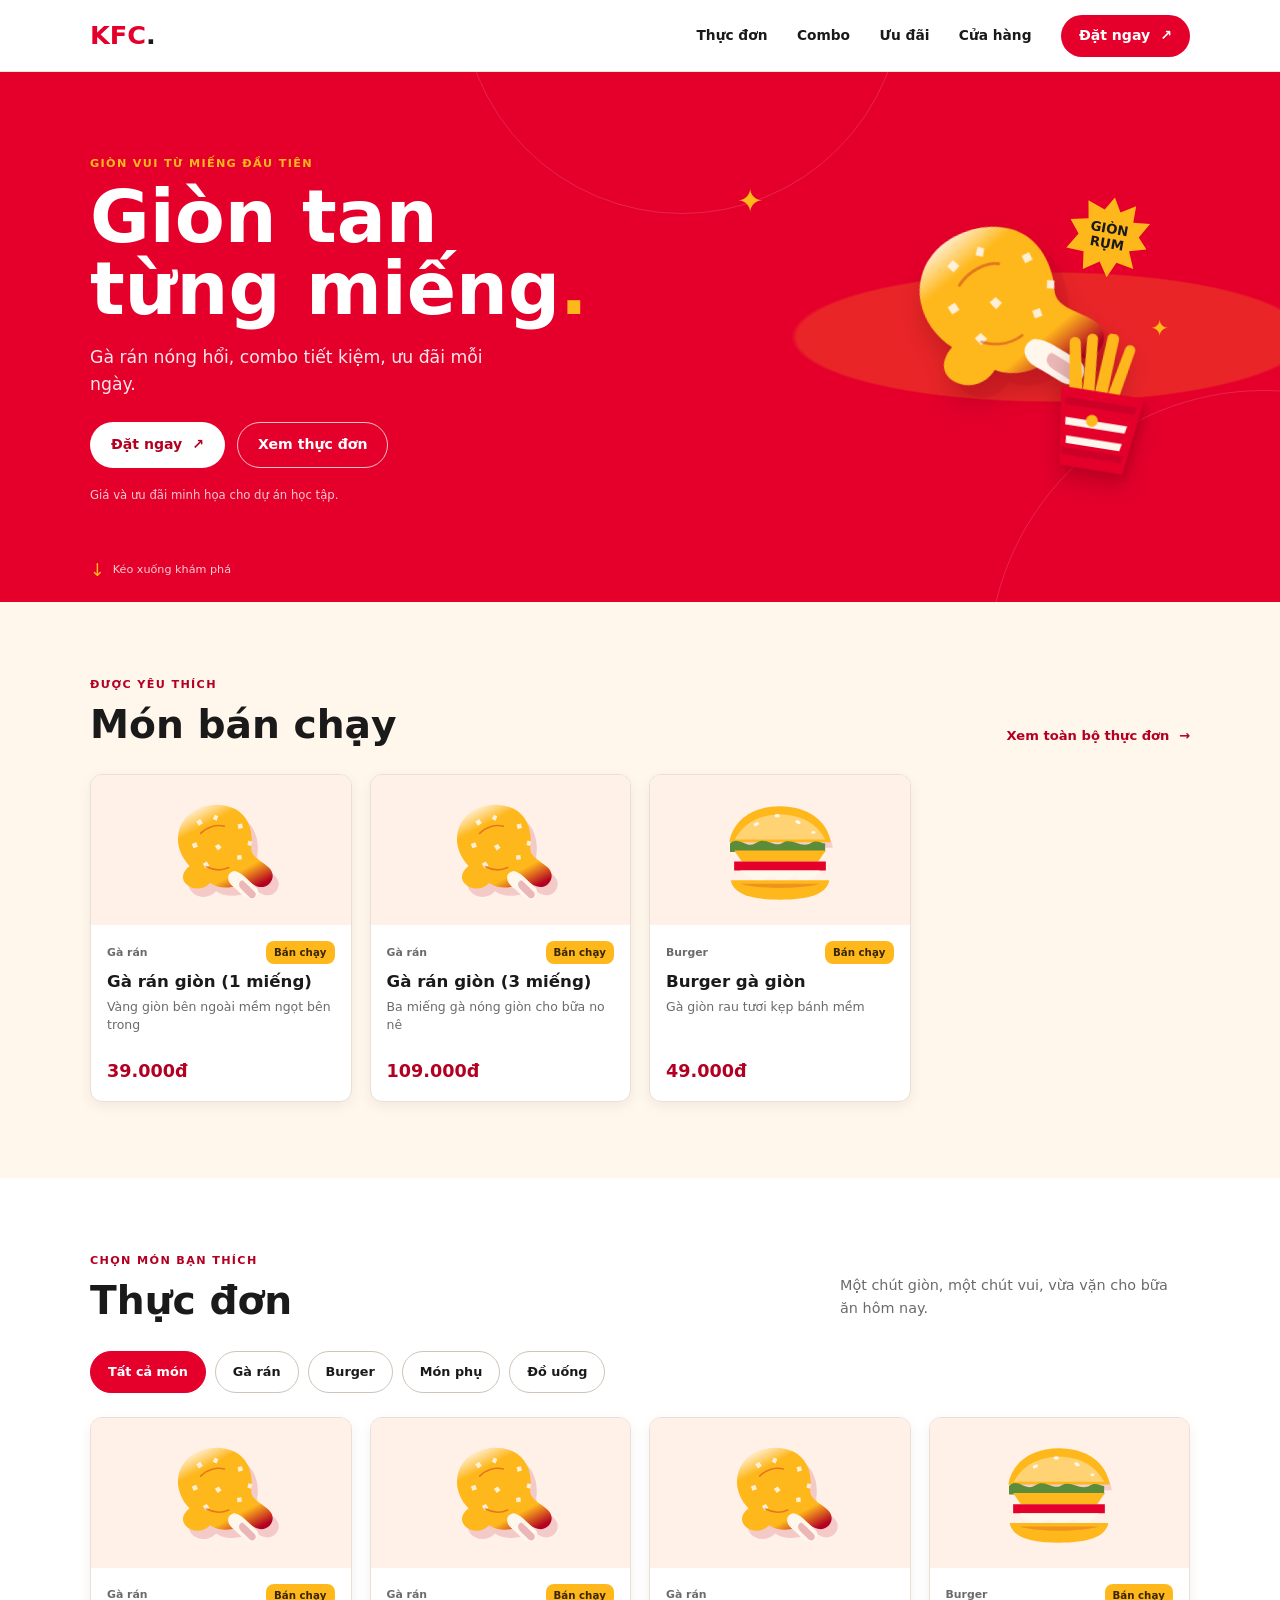
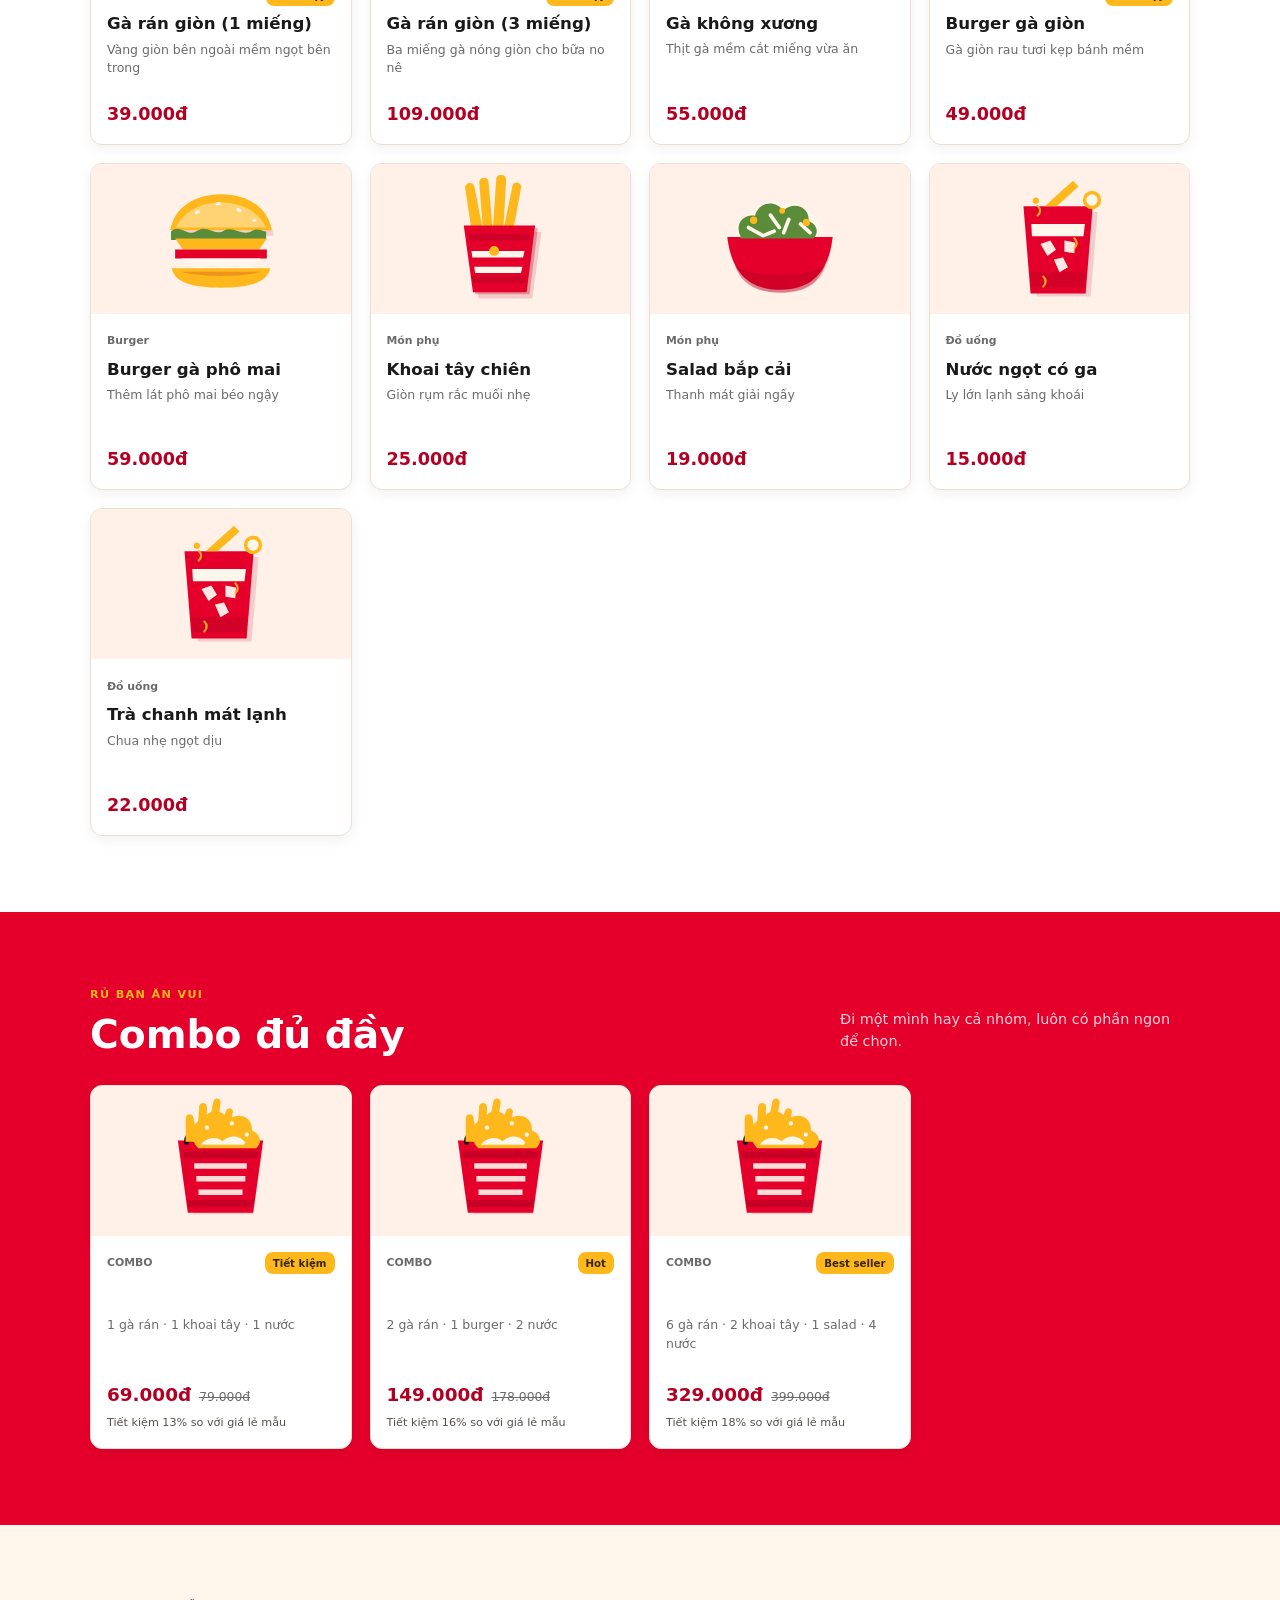
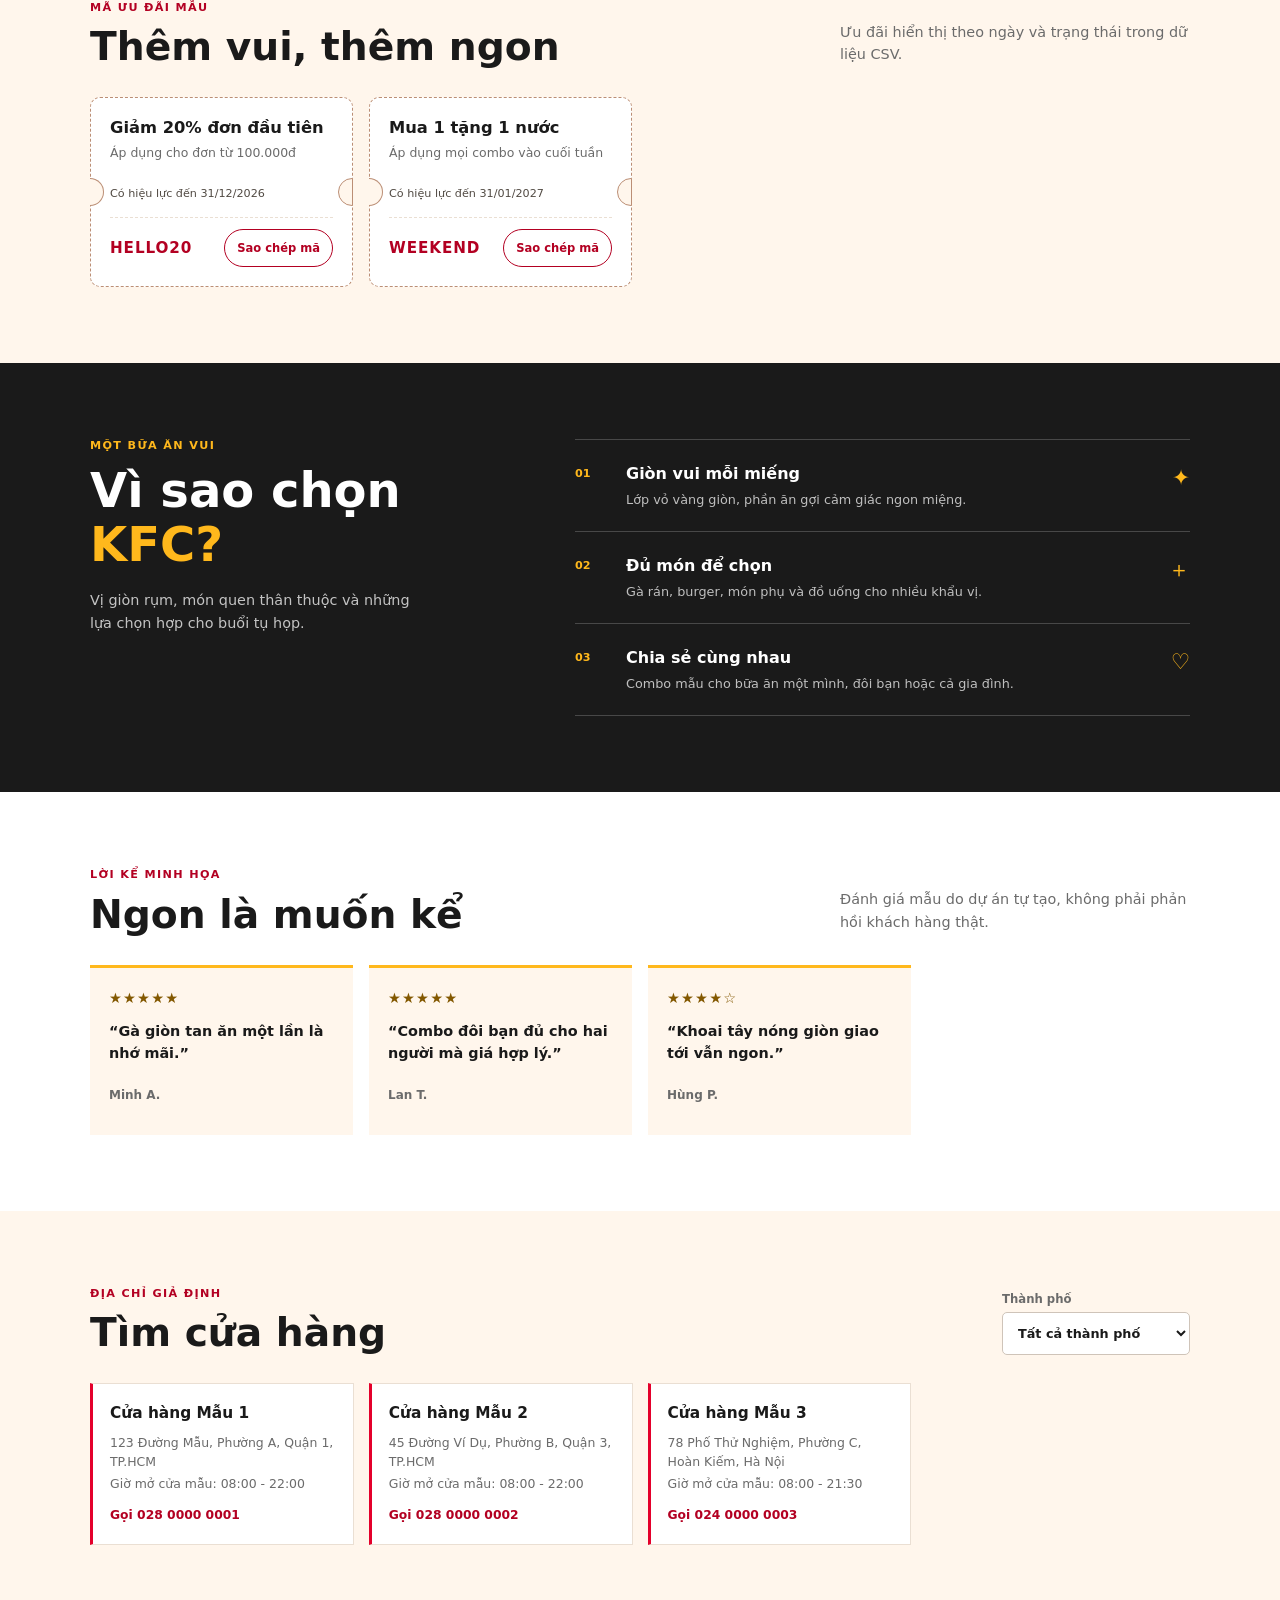
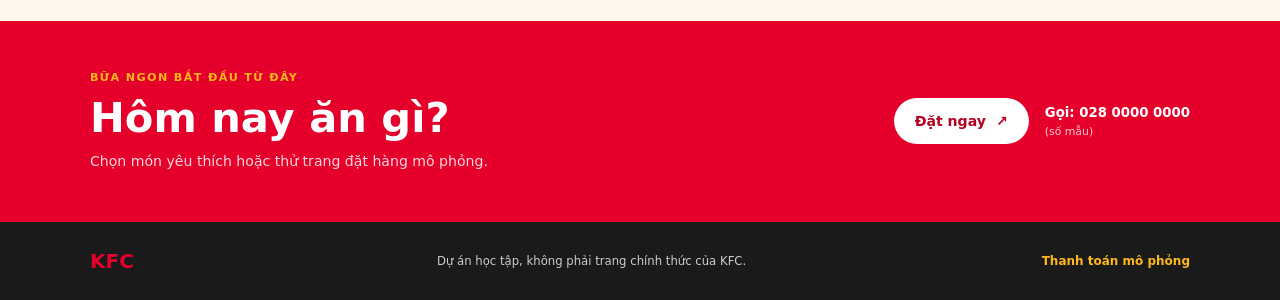
<file: index.html>
<!doctype html>
<html lang="vi">
<head>
  <meta charset="utf-8">
  <meta name="viewport" content="width=device-width, initial-scale=1">
  <meta name="theme-color" content="#e4002b">
  <meta name="description" content="Gà rán giòn, combo tiết kiệm và ưu đãi mẫu trong dự án học tập KFC.">
  <title>KFC | Giòn tan từng miếng</title>
  <link rel="stylesheet" href="css/style.css">
  <script type="module" src="js/main.js"></script>
</head>
<body>
  <header class="site-header">
    <a class="wordmark" href="#hero" aria-label="KFC, về đầu trang">KFC<span>.</span></a>
    <button class="nav-toggle" id="nav-toggle" type="button" aria-label="Mở menu" aria-expanded="false" aria-controls="nav-menu">
      <span></span><span></span><span></span>
    </button>
    <nav class="site-nav" id="nav-menu" aria-label="Điều hướng chính">
      <a href="#menu">Thực đơn</a>
      <a href="#combos">Combo</a>
      <a href="#promos">Ưu đãi</a>
      <a href="#stores">Cửa hàng</a>
      <a class="btn btn--primary nav-cta" href="payment.html">Đặt ngay <span aria-hidden="true">↗</span></a>
    </nav>
  </header>

  <main>
    <section class="hero" id="hero" aria-labelledby="hero-title">
      <div class="hero__content">
        <p class="eyebrow eyebrow--light">GIÒN VUI TỪ MIẾNG ĐẦU TIÊN</p>
        <h1 id="hero-title">Giòn tan<br>từng miếng<span>.</span></h1>
        <p class="hero__description">Gà rán nóng hổi, combo tiết kiệm, ưu đãi mỗi ngày.</p>
        <div class="hero__actions">
          <a class="btn btn--light" href="payment.html">Đặt ngay <span aria-hidden="true">↗</span></a>
          <a class="btn btn--outline-light" href="#menu">Xem thực đơn</a>
        </div>
        <p class="hero__disclaimer">Giá và ưu đãi minh họa cho dự án học tập.</p>
      </div>
      <div class="hero__visual" aria-label="Minh họa gà rán và khoai tây">
        <span class="hero__burst" aria-hidden="true">GIÒN<br>RỤM</span>
        <img class="hero__chicken" src="assets/img/chicken.svg" width="230" height="190" alt="Minh họa miếng gà rán vàng giòn">
        <img class="hero__fries" src="assets/img/fries.svg" width="132" height="150" alt="Minh họa khoai tây chiên">
        <span class="hero__spark hero__spark--one" aria-hidden="true">✦</span>
        <span class="hero__spark hero__spark--two" aria-hidden="true">✦</span>
      </div>
      <a class="hero__scroll" href="#bestsellers"><span aria-hidden="true">↓</span> Kéo xuống khám phá</a>
    </section>

    <section class="section section--cream" id="bestsellers" aria-labelledby="bestsellers-title">
      <div class="container">
        <div class="section-heading reveal">
          <div><p class="eyebrow">ĐƯỢC YÊU THÍCH</p><h2 id="bestsellers-title">Món bán chạy</h2></div>
          <a class="text-link" href="#menu">Xem toàn bộ thực đơn <span aria-hidden="true">→</span></a>
        </div>
        <div class="card-grid card-grid--featured" id="bestseller-list" aria-live="polite" aria-busy="true">
          <p class="loading-note">Đang tải món bán chạy…</p>
        </div>
      </div>
    </section>

    <section class="section section--white" id="menu" aria-labelledby="menu-title">
      <div class="container">
        <div class="section-heading reveal">
          <div><p class="eyebrow">CHỌN MÓN BẠN THÍCH</p><h2 id="menu-title">Thực đơn</h2></div>
          <p class="section-intro">Một chút giòn, một chút vui, vừa vặn cho bữa ăn hôm nay.</p>
        </div>
        <div class="chip-list" id="menu-chips" role="group" aria-label="Lọc thực đơn theo danh mục"></div>
        <div class="card-grid" id="menu-grid" aria-live="polite" aria-busy="true">
          <p class="loading-note">Đang tải thực đơn…</p>
        </div>
      </div>
    </section>

    <section class="section section--red" id="combos" aria-labelledby="combos-title">
      <div class="container">
        <div class="section-heading section-heading--light reveal">
          <div><p class="eyebrow eyebrow--light">RỦ BẠN ĂN VUI</p><h2 id="combos-title">Combo đủ đầy</h2></div>
          <p class="section-intro">Đi một mình hay cả nhóm, luôn có phần ngon để chọn.</p>
        </div>
        <div class="card-grid" id="combo-list" aria-live="polite" aria-busy="true">
          <p class="loading-note loading-note--light">Đang tải combo…</p>
        </div>
      </div>
    </section>

    <section class="section section--cream" id="promos" aria-labelledby="promos-title">
      <div class="container">
        <div class="section-heading reveal">
          <div><p class="eyebrow">MÃ ƯU ĐÃI MẪU</p><h2 id="promos-title">Thêm vui, thêm ngon</h2></div>
          <p class="section-intro">Ưu đãi hiển thị theo ngày và trạng thái trong dữ liệu CSV.</p>
        </div>
        <div class="promo-grid" id="promo-list" aria-live="polite" aria-busy="true">
          <p class="loading-note">Đang tải ưu đãi…</p>
        </div>
      </div>
    </section>

    <section class="section section--ink" id="why" aria-labelledby="why-title">
      <div class="container why-layout">
        <div class="why-heading reveal">
          <p class="eyebrow eyebrow--light">MỘT BỮA ĂN VUI</p>
          <h2 id="why-title">Vì sao chọn<br><span>KFC?</span></h2>
          <p>Vị giòn rụm, món quen thân thuộc và những lựa chọn hợp cho buổi tụ họp.</p>
        </div>
        <div class="reason-list">
          <article class="reason reveal"><span>01</span><div><h3>Giòn vui mỗi miếng</h3><p>Lớp vỏ vàng giòn, phần ăn gợi cảm giác ngon miệng.</p></div><b aria-hidden="true">✦</b></article>
          <article class="reason reveal"><span>02</span><div><h3>Đủ món để chọn</h3><p>Gà rán, burger, món phụ và đồ uống cho nhiều khẩu vị.</p></div><b aria-hidden="true">＋</b></article>
          <article class="reason reveal"><span>03</span><div><h3>Chia sẻ cùng nhau</h3><p>Combo mẫu cho bữa ăn một mình, đôi bạn hoặc cả gia đình.</p></div><b aria-hidden="true">♡</b></article>
        </div>
      </div>
    </section>

    <section class="section section--white" id="reviews" aria-labelledby="reviews-title">
      <div class="container">
        <div class="section-heading reveal">
          <div><p class="eyebrow">LỜI KỂ MINH HỌA</p><h2 id="reviews-title">Ngon là muốn kể</h2></div>
          <p class="section-intro">Đánh giá mẫu do dự án tự tạo, không phải phản hồi khách hàng thật.</p>
        </div>
        <div class="review-grid" id="review-list" aria-live="polite" aria-busy="true">
          <p class="loading-note">Đang tải đánh giá…</p>
        </div>
      </div>
    </section>

    <section class="section section--cream" id="stores" aria-labelledby="stores-title">
      <div class="container">
        <div class="section-heading reveal">
          <div><p class="eyebrow">ĐỊA CHỈ GIẢ ĐỊNH</p><h2 id="stores-title">Tìm cửa hàng</h2></div>
          <label class="store-filter">Thành phố
            <select id="store-filter" aria-label="Lọc cửa hàng theo thành phố">
              <option value="all">Tất cả thành phố</option>
            </select>
          </label>
        </div>
        <div class="store-grid" id="store-list" aria-live="polite" aria-busy="true">
          <p class="loading-note">Đang tải cửa hàng…</p>
        </div>
      </div>
    </section>

    <section class="final-cta" id="cta" aria-labelledby="cta-title">
      <div class="container final-cta__inner">
        <div><p class="eyebrow eyebrow--light">BỮA NGON BẮT ĐẦU TỪ ĐÂY</p><h2 id="cta-title">Hôm nay ăn gì?</h2><p>Chọn món yêu thích hoặc thử trang đặt hàng mô phỏng.</p></div>
        <div class="final-cta__actions">
          <a class="btn btn--light" href="payment.html">Đặt ngay <span aria-hidden="true">↗</span></a>
          <a class="phone-link" href="tel:+840280000000">Gọi: 028 0000 0000 <small>(số mẫu)</small></a>
        </div>
      </div>
    </section>
  </main>

  <footer class="site-footer">
    <a class="wordmark" href="#hero" aria-label="KFC, về đầu trang">KFC<span>.</span></a>
    <p>Dự án học tập, không phải trang chính thức của KFC.</p>
    <a href="payment.html">Thanh toán mô phỏng</a>
  </footer>

  <div class="toast" id="toast" role="status" aria-live="polite" aria-atomic="true"></div>
  <script src="js/file-warning.js"></script>
</body>
</html>
</file>
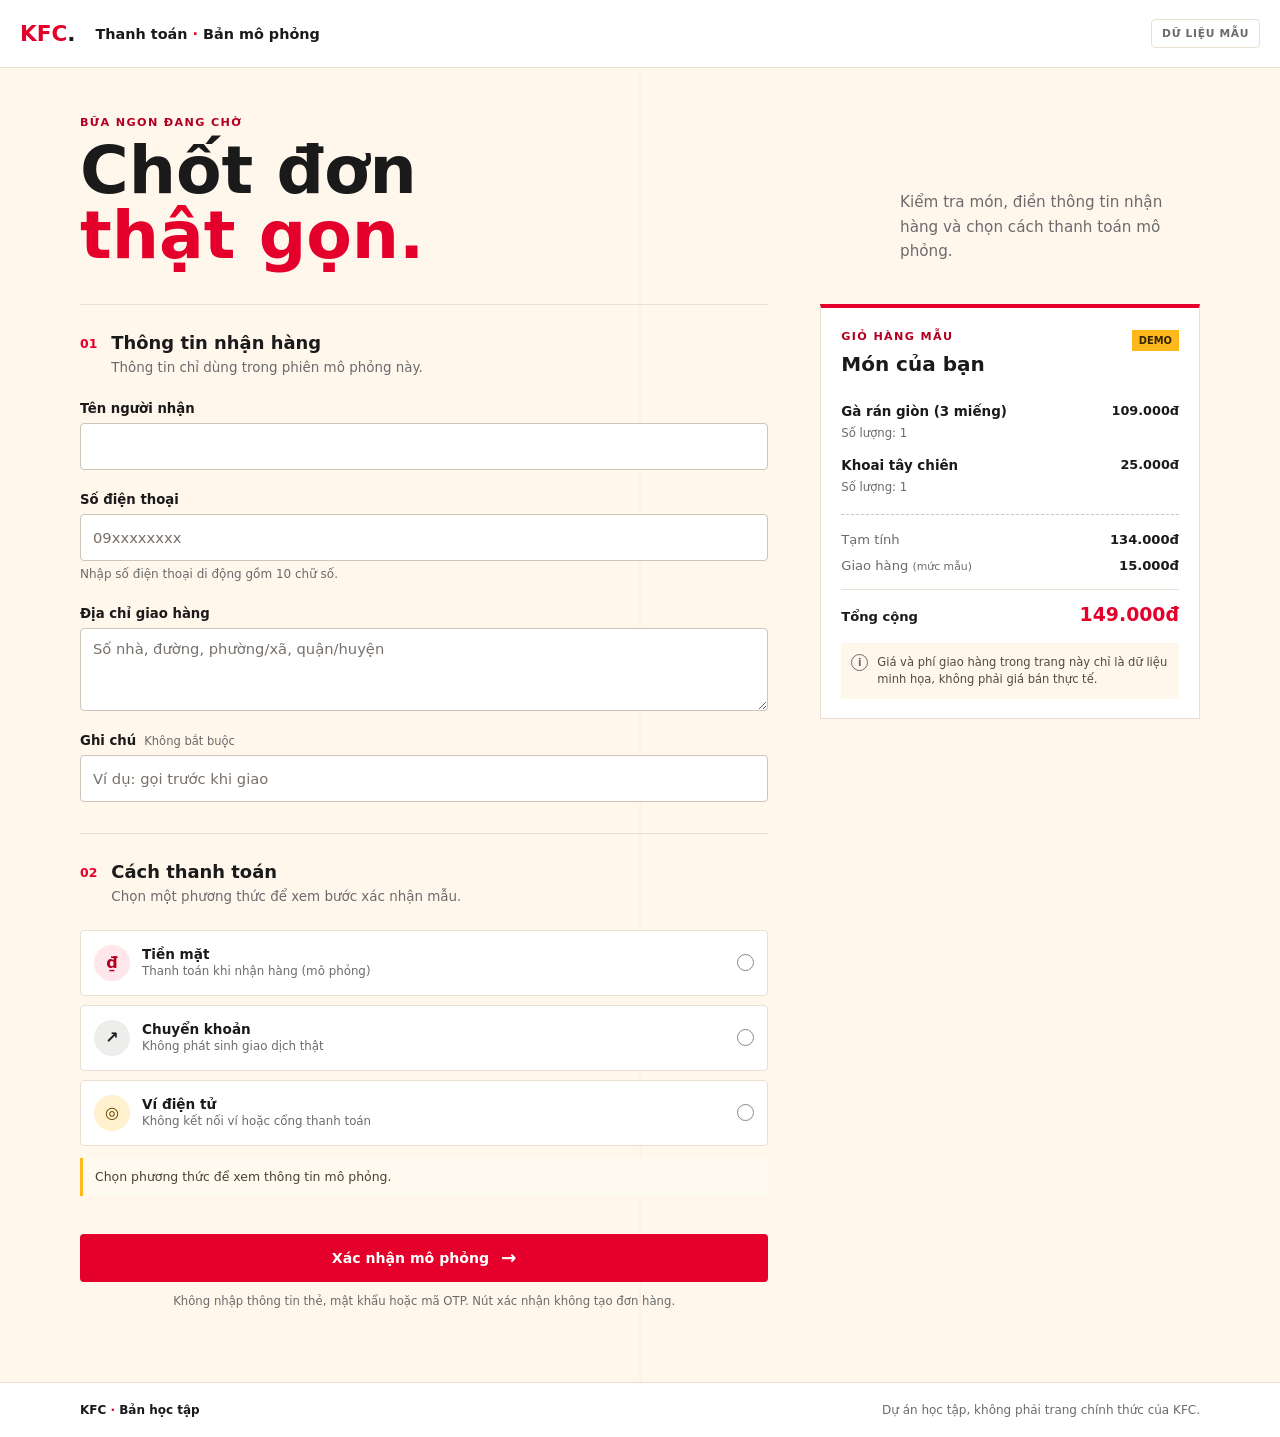
<file: payment.html>
<!doctype html>
<html lang="vi">
<head>
  <meta charset="utf-8">
  <meta name="viewport" content="width=device-width, initial-scale=1">
  <meta name="theme-color" content="#e4002b">
  <meta name="description" content="Trang thanh toán mô phỏng với dữ liệu mẫu cho dự án học tập.">
  <title>Thanh toán mô phỏng | KFC</title>
  <link rel="stylesheet" href="css/payment.css">
  <script type="module" src="js/payment.js"></script>
</head>
<body>
  <header class="topbar">
    <a class="wordmark" href="payment.html" aria-label="KFC, trang thanh toán mô phỏng">KFC<span>.</span></a>
    <p class="topbar__label">Thanh toán <span>·</span> Bản mô phỏng</p>
    <p class="topbar__secure">DỮ LIỆU MẪU</p>
  </header>

  <main class="checkout">
    <div class="checkout__heading">
      <div>
        <p class="eyebrow">BỮA NGON ĐANG CHỜ</p>
        <h1>Chốt đơn<br><span>thật gọn.</span></h1>
      </div>
      <p class="checkout__intro">Kiểm tra món, điền thông tin nhận hàng và chọn cách thanh toán mô phỏng.</p>
    </div>

    <div class="checkout__layout">
      <form class="checkout-form" id="checkout-form" novalidate>
        <section class="form-section" aria-labelledby="delivery-heading">
          <div class="section-heading">
            <span class="section-heading__number">01</span>
            <div>
              <h2 id="delivery-heading">Thông tin nhận hàng</h2>
              <p>Thông tin chỉ dùng trong phiên mô phỏng này.</p>
            </div>
          </div>

          <div class="field-grid">
            <div class="field field--wide">
              <label for="customer-name">Tên người nhận</label>
              <input id="customer-name" name="fullName" autocomplete="name" maxlength="80" required aria-describedby="name-error">
              <small class="field__error" id="name-error"></small>
            </div>
            <div class="field field--wide">
              <label for="customer-phone">Số điện thoại</label>
              <input id="customer-phone" name="phone" type="tel" inputmode="numeric" autocomplete="tel" maxlength="10" placeholder="09xxxxxxxx" required aria-describedby="phone-hint phone-error">
              <small class="field__hint" id="phone-hint">Nhập số điện thoại di động gồm 10 chữ số.</small>
              <small class="field__error" id="phone-error"></small>
            </div>
            <div class="field field--wide">
              <label for="delivery-address">Địa chỉ giao hàng</label>
              <textarea id="delivery-address" name="address" autocomplete="street-address" rows="3" maxlength="200" placeholder="Số nhà, đường, phường/xã, quận/huyện" required aria-describedby="address-error"></textarea>
              <small class="field__error" id="address-error"></small>
            </div>
            <div class="field field--wide">
              <label for="delivery-note">Ghi chú <span class="label-optional">Không bắt buộc</span></label>
              <input id="delivery-note" name="note" maxlength="160" placeholder="Ví dụ: gọi trước khi giao">
            </div>
          </div>
        </section>

        <section class="form-section" aria-labelledby="payment-heading">
          <div class="section-heading">
            <span class="section-heading__number">02</span>
            <div>
              <h2 id="payment-heading">Cách thanh toán</h2>
              <p>Chọn một phương thức để xem bước xác nhận mẫu.</p>
            </div>
          </div>

          <fieldset class="payment-options" aria-describedby="payment-error">
            <legend class="visually-hidden">Chọn phương thức thanh toán</legend>
            <label class="payment-option">
              <input type="radio" name="paymentMethod" value="cod">
              <span class="payment-option__mark" aria-hidden="true">₫</span>
              <span class="payment-option__copy"><strong>Tiền mặt</strong><small>Thanh toán khi nhận hàng (mô phỏng)</small></span>
              <span class="payment-option__radio" aria-hidden="true"></span>
            </label>
            <label class="payment-option">
              <input type="radio" name="paymentMethod" value="bank-transfer">
              <span class="payment-option__mark payment-option__mark--dark" aria-hidden="true">↗</span>
              <span class="payment-option__copy"><strong>Chuyển khoản</strong><small>Không phát sinh giao dịch thật</small></span>
              <span class="payment-option__radio" aria-hidden="true"></span>
            </label>
            <label class="payment-option">
              <input type="radio" name="paymentMethod" value="ewallet">
              <span class="payment-option__mark payment-option__mark--gold" aria-hidden="true">◎</span>
              <span class="payment-option__copy"><strong>Ví điện tử</strong><small>Không kết nối ví hoặc cổng thanh toán</small></span>
              <span class="payment-option__radio" aria-hidden="true"></span>
            </label>
          </fieldset>
          <small class="field__error payment-options__error" id="payment-error"></small>
          <p class="payment-disclaimer" id="payment-disclaimer" aria-live="polite">Chọn phương thức để xem thông tin mô phỏng.</p>
        </section>

        <button class="button button--primary checkout-submit" type="submit">Xác nhận mô phỏng <span aria-hidden="true">→</span></button>
        <p class="form-footnote">Không nhập thông tin thẻ, mật khẩu hoặc mã OTP. Nút xác nhận không tạo đơn hàng.</p>
      </form>

      <aside class="order-panel" aria-labelledby="order-heading">
        <div class="order-panel__topline">
          <div>
            <p class="eyebrow">GIỎ HÀNG MẪU</p>
            <h2 id="order-heading">Món của bạn</h2>
          </div>
          <span class="sample-tag">DEMO</span>
        </div>

        <ul class="order-items" id="order-items" aria-label="Các món trong giỏ hàng mẫu"></ul>

        <div class="order-totals" aria-live="polite">
          <div><span>Tạm tính</span><strong id="subtotal">—</strong></div>
          <div><span>Giao hàng <small>(mức mẫu)</small></span><strong id="delivery-fee">—</strong></div>
          <div class="order-totals__grand"><span>Tổng cộng</span><strong id="total">—</strong></div>
        </div>

        <div class="order-panel__note">
          <span aria-hidden="true">i</span>
          <p>Giá và phí giao hàng trong trang này chỉ là dữ liệu minh họa, không phải giá bán thực tế.</p>
        </div>
      </aside>
    </div>

    <section class="confirmation" id="confirmation" aria-labelledby="confirmation-heading" aria-live="polite" hidden>
      <div class="confirmation__icon" aria-hidden="true">✓</div>
      <div>
        <p class="eyebrow">MÔ PHỎNG HOÀN TẤT</p>
        <h2 id="confirmation-heading">Cảm ơn <span id="confirmed-name"></span>!</h2>
        <p id="confirmation-detail"></p>
        <p class="confirmation__notice">Chưa có đơn hàng hoặc giao dịch nào được tạo.</p>
      </div>
      <button class="button button--secondary" id="try-again" type="button">Thử lại</button>
    </section>
  </main>

  <footer class="site-footer">
    <span>KFC <span aria-hidden="true">·</span> Bản học tập</span>
    <p>Dự án học tập, không phải trang chính thức của KFC.</p>
  </footer>
</body>
</html>
</file>
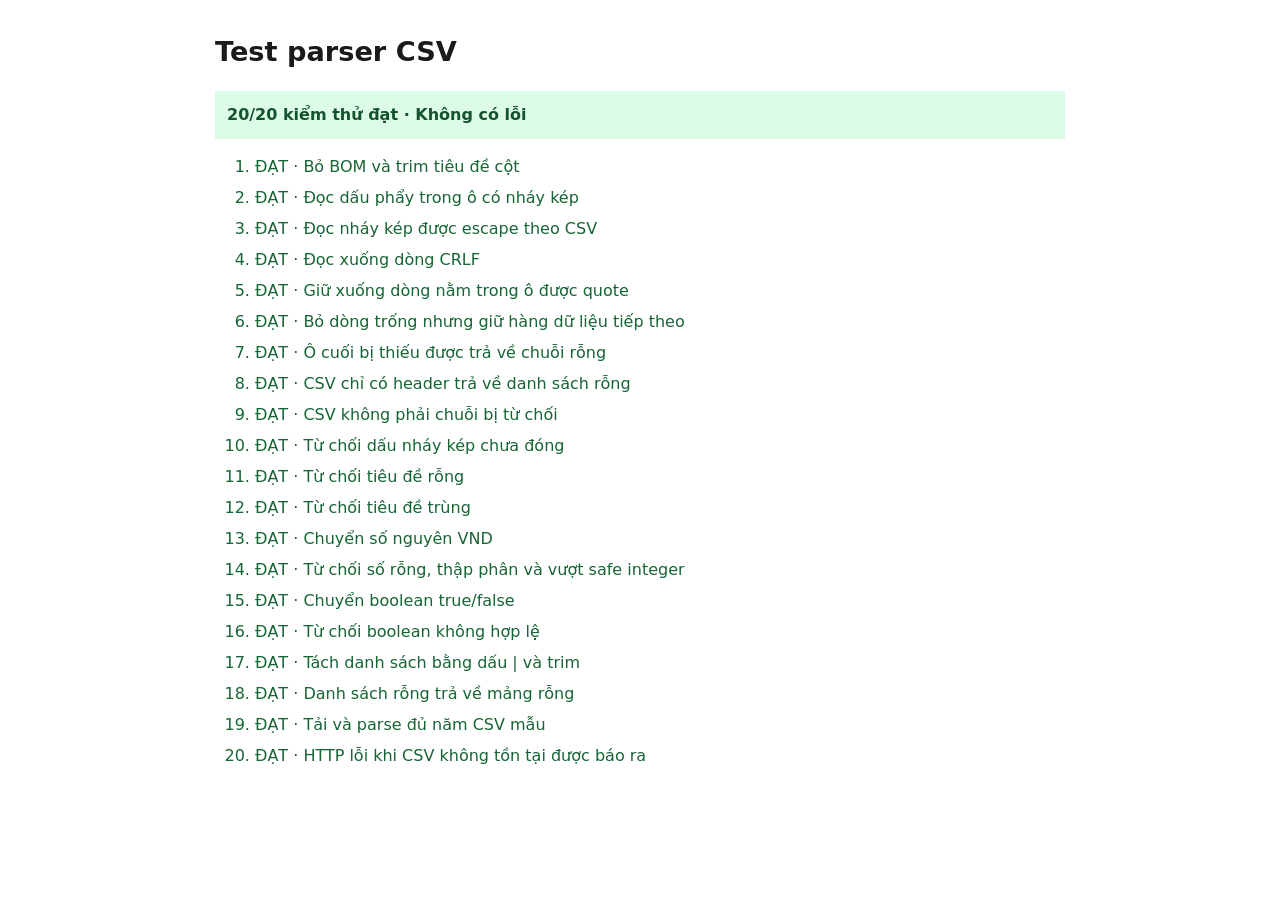
<file: tests/csv-tests.html>
<!doctype html>
<html lang="vi">
<head>
  <meta charset="utf-8">
  <meta name="viewport" content="width=device-width, initial-scale=1">
  <title>Kiểm thử CSV | KFC</title>
  <style>
    body { max-width: 850px; margin: 32px auto; padding: 0 16px; color: #1a1a1a; font: 16px/1.5 system-ui, sans-serif; }
    h1 { font-size: 1.7rem; }
    #summary { padding: 12px; background: #eee; font-weight: 700; }
    #summary[data-failed="true"] { background: #ffe4e6; color: #9f1239; }
    #summary[data-failed="false"] { background: #dcfce7; color: #14532d; }
    li { margin: 7px 0; }
    .fail { color: #b91c1c; }
    .pass { color: #166534; }
  </style>
</head>
<body>
  <main>
    <h1>Test parser CSV</h1>
    <p id="summary" role="status">Đang chạy kiểm thử…</p>
    <ol id="results"></ol>
  </main>
  <script type="module">
    import { loadCSV, parseCSV, toBool, toList, toNumber } from "../js/csv.js";

    const cases = [];
    const results = document.querySelector("#results");
    function test(name, callback) { cases.push({ name, callback }); }
    function equal(actual, expected, message = "Giá trị không khớp") {
      if (!Object.is(actual, expected)) throw new Error(`${message}: nhận ${String(actual)}, cần ${String(expected)}`);
    }
    function deepEqual(actual, expected, message = "Cấu trúc không khớp") {
      if (JSON.stringify(actual) !== JSON.stringify(expected)) throw new Error(`${message}: nhận ${JSON.stringify(actual)}, cần ${JSON.stringify(expected)}`);
    }
    function throws(callback, ErrorType, message) {
      try { callback(); } catch (error) {
        if (error instanceof ErrorType) return;
        throw new Error(`${message}: sai loại lỗi ${error.constructor.name}`);
      }
      throw new Error(`${message}: không phát sinh lỗi`);
    }

    test("Bỏ BOM và trim tiêu đề cột", () => deepEqual(parseCSV("\uFEFF id , name \r\n1,An"), [{ id: "1", name: "An" }]));
    test("Đọc dấu phẩy trong ô có nháy kép", () => equal(parseCSV('id,address\n1,"123 Đường Mẫu, Phường A"')[0].address, "123 Đường Mẫu, Phường A"));
    test("Đọc nháy kép được escape theo CSV", () => equal(parseCSV('id,note\n1,"Món ""đặc biệt"""')[0].note, 'Món "đặc biệt"'));
    test("Đọc xuống dòng CRLF", () => deepEqual(parseCSV("id,name\r\n1,An\r\n2,Bình"), [{ id: "1", name: "An" }, { id: "2", name: "Bình" }]));
    test("Giữ xuống dòng nằm trong ô được quote", () => equal(parseCSV('id,note\n1,"dòng một\ndòng hai"')[0].note, "dòng một\ndòng hai"));
    test("Bỏ dòng trống nhưng giữ hàng dữ liệu tiếp theo", () => deepEqual(parseCSV("id,name\n\n1,An\n  \n2,Bình\n"), [{ id: "1", name: "An" }, { id: "2", name: "Bình" }]));
    test("Ô cuối bị thiếu được trả về chuỗi rỗng", () => deepEqual(parseCSV("id,name\n1"), [{ id: "1", name: "" }]));
    test("CSV chỉ có header trả về danh sách rỗng", () => deepEqual(parseCSV("id,name\n"), []));
    test("CSV không phải chuỗi bị từ chối", () => throws(() => parseCSV(null), TypeError, "Kiểu dữ liệu"));
    test("Từ chối dấu nháy kép chưa đóng", () => throws(() => parseCSV('id,name\n1,"An'), SyntaxError, "Nháy chưa đóng"));
    test("Từ chối tiêu đề rỗng", () => throws(() => parseCSV("id,,name\n1,2,An"), SyntaxError, "Header rỗng"));
    test("Từ chối tiêu đề trùng", () => throws(() => parseCSV("id,name,name\n1,An,Bình"), SyntaxError, "Header trùng"));
    test("Chuyển số nguyên VND", () => equal(toNumber(" 39000 "), 39000));
    test("Từ chối số rỗng, thập phân và vượt safe integer", () => {
      for (const value of ["", "1.5", "9007199254740992"]) throws(() => toNumber(value), TypeError, `Số ${value}`);
    });
    test("Chuyển boolean true/false", () => deepEqual([toBool("true"), toBool("false")], [true, false]));
    test("Từ chối boolean không hợp lệ", () => throws(() => toBool("yes"), TypeError, "Boolean sai"));
    test("Tách danh sách bằng dấu | và trim", () => deepEqual(toList(" 1 gà | 2 nước || "), ["1 gà", "2 nước"]));
    test("Danh sách rỗng trả về mảng rỗng", () => deepEqual(toList("  "), []));
    test("Tải và parse đủ năm CSV mẫu", async () => {
      const files = ["menu", "combos", "promotions", "stores", "testimonials"];
      const rows = await Promise.all(files.map((file) => loadCSV(`../data/${file}.csv`)));
      deepEqual(rows.map((fileRows) => fileRows.length), [9, 3, 3, 3, 3]);
      equal(rows[3][0].address, "123 Đường Mẫu, Phường A");
    });
    test("HTTP lỗi khi CSV không tồn tại được báo ra", async () => {
      let failed = false;
      const originalFetch = window.fetch;
      window.fetch = async () => new Response("", { status: 404 });
      try { await loadCSV("../data/not-found.csv"); } catch (error) { failed = error.message.includes("HTTP 404"); }
      finally { window.fetch = originalFetch; }
      equal(failed, true);
    });

    const outcomes = [];
    for (const item of cases) {
      try {
        await item.callback();
        outcomes.push({ name: item.name, passed: true });
      } catch (error) {
        outcomes.push({ name: item.name, passed: false, error: error.message });
      }
    }
    for (const outcome of outcomes) {
      const result = document.createElement("li");
      result.className = outcome.passed ? "pass" : "fail";
      result.textContent = outcome.passed ? `ĐẠT · ${outcome.name}` : `LỖI · ${outcome.name}: ${outcome.error}`;
      results.append(result);
    }
    const failed = outcomes.filter((outcome) => !outcome.passed).length;
    const summary = document.querySelector("#summary");
    summary.dataset.failed = String(failed > 0);
    summary.textContent = `${outcomes.length - failed}/${outcomes.length} kiểm thử đạt${failed ? ` · ${failed} lỗi` : " · Không có lỗi"}`;
    document.title = failed ? "CÓ LỖI · Test CSV" : "ĐẠT · Test CSV";
  </script>
</body>
</html>
</file>
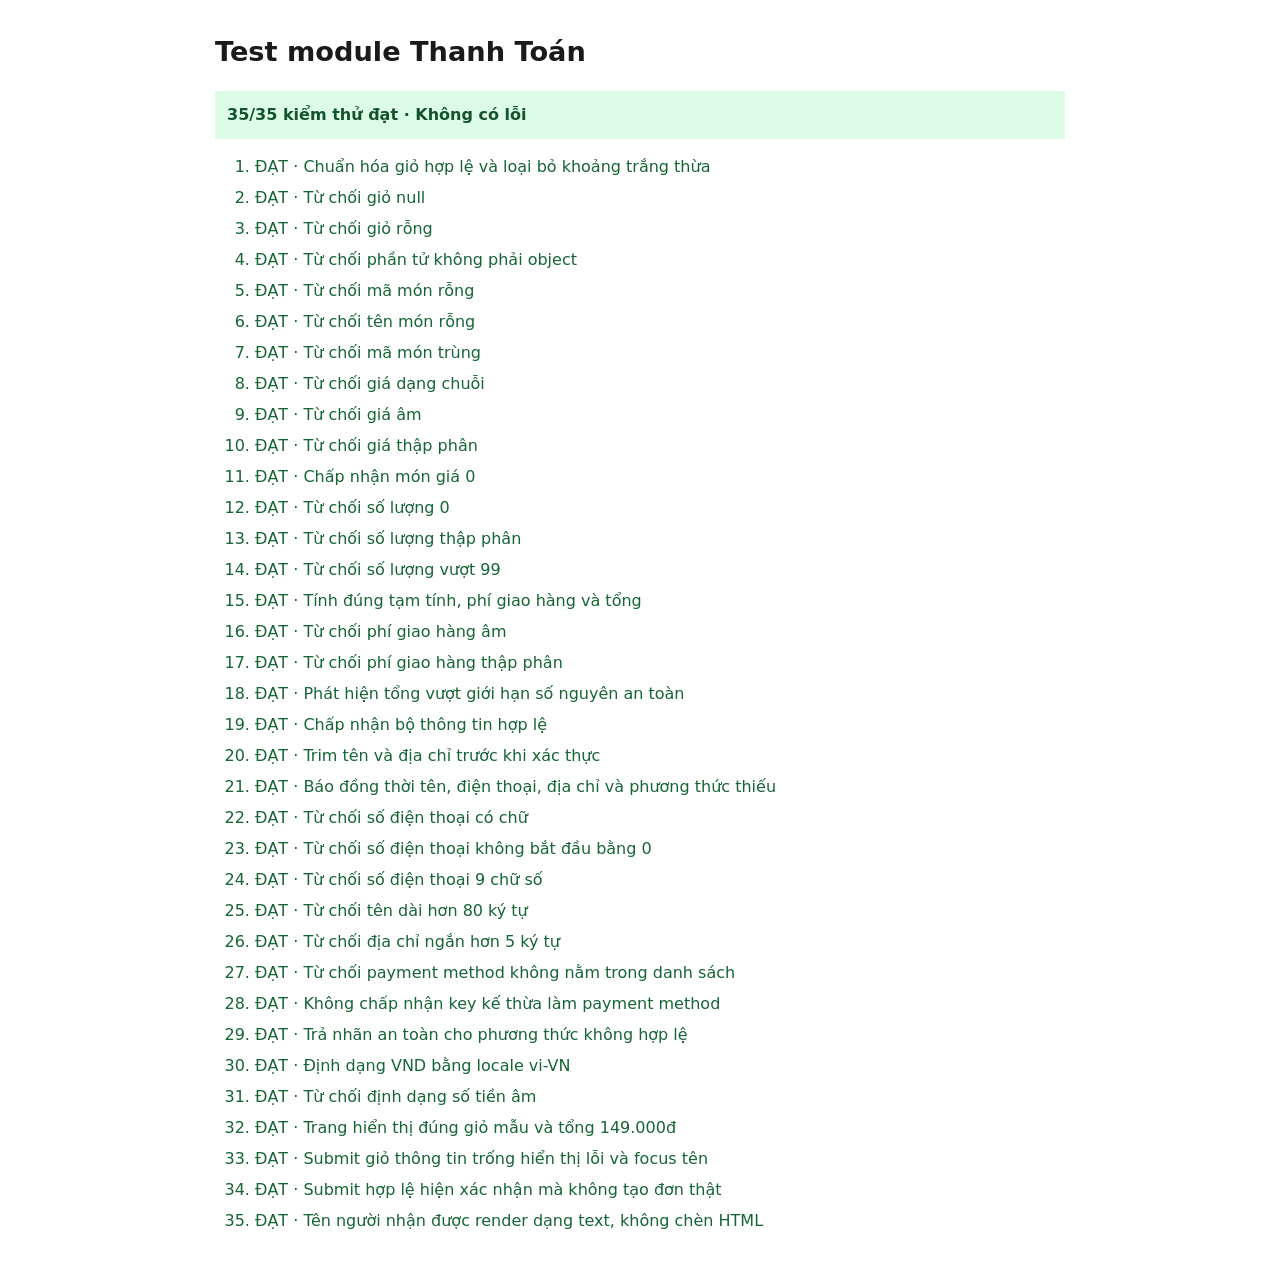
<file: tests/payment-tests.html>
<!doctype html>
<html lang="vi">
<head>
  <meta charset="utf-8">
  <meta name="viewport" content="width=device-width, initial-scale=1">
  <title>Kiểm thử module Thanh Toán</title>
  <style>
    body { max-width: 850px; margin: 32px auto; padding: 0 16px; color: #1a1a1a; font: 16px/1.5 system-ui, sans-serif; }
    h1 { font-size: 1.7rem; }
    #summary { padding: 12px; background: #eee; font-weight: 700; }
    #summary[data-failed="true"] { background: #ffe4e6; color: #9f1239; }
    #summary[data-failed="false"] { background: #dcfce7; color: #14532d; }
    li { margin: 7px 0; }
    .fail { color: #b91c1c; }
    .pass { color: #166534; }
    #demo-frame { position: absolute; top: 0; left: -1200px; width: 1000px; height: 900px; border: 0; }
  </style>
</head>
<body>
  <main>
    <h1>Test module Thanh Toán</h1>
    <p id="summary" role="status">Đang chạy kiểm thử…</p>
    <ol id="results"></ol>
    <iframe id="demo-frame" src="../payment.html" title="Trang thanh toán để kiểm thử" tabindex="-1"></iframe>
  </main>
  <script type="module">
    import {
      calculateOrderTotals,
      formatVND,
      getPaymentLabel,
      normalizeCartItems,
      validateCheckout
    } from "../js/payment-core.js";

    const results = document.querySelector("#results");
    const cases = [];
    const validCart = [
      { id: "a", name: "Gà rán", price: 39000, quantity: 2 },
      { id: "b", name: "Nước", price: 15000, quantity: 1 }
    ];
    const validDetails = {
      fullName: "Nguyễn An",
      phone: "0912345678",
      address: "12 Đường Mẫu",
      paymentMethod: "cod"
    };

    function test(name, callback) {
      try {
        callback();
        cases.push({ name, passed: true });
      } catch (error) {
        cases.push({ name, passed: false, error: error.message });
      }
    }

    function equal(actual, expected, message = "Giá trị không khớp") {
      if (!Object.is(actual, expected)) {
        throw new Error(`${message}: nhận ${String(actual)}, cần ${String(expected)}`);
      }
    }

    function deepEqual(actual, expected, message = "Cấu trúc không khớp") {
      if (JSON.stringify(actual) !== JSON.stringify(expected)) {
        throw new Error(`${message}: nhận ${JSON.stringify(actual)}, cần ${JSON.stringify(expected)}`);
      }
    }

    function throws(callback, ErrorType, message) {
      try {
        callback();
      } catch (error) {
        if (error instanceof ErrorType) return;
        throw new Error(`${message}: sai loại lỗi ${error.constructor.name}`);
      }
      throw new Error(`${message}: không phát sinh lỗi`);
    }

    test("Chuẩn hóa giỏ hợp lệ và loại bỏ khoảng trắng thừa", () => {
      const items = normalizeCartItems([{ id: " a ", name: " Gà ", price: 10, quantity: 2 }]);
      deepEqual(items, [{ id: "a", name: "Gà", price: 10, quantity: 2 }]);
      equal(Object.isFrozen(items[0]), true, "Món đã chuẩn hóa phải bất biến");
    });
    test("Từ chối giỏ null", () => throws(() => normalizeCartItems(null), TypeError, "Giỏ null"));
    test("Từ chối giỏ rỗng", () => throws(() => normalizeCartItems([]), TypeError, "Giỏ rỗng"));
    test("Từ chối phần tử không phải object", () => throws(() => normalizeCartItems([null]), TypeError, "Món null"));
    test("Từ chối mã món rỗng", () => throws(() => normalizeCartItems([{ id: " ", name: "Gà", price: 1, quantity: 1 }]), TypeError, "Mã rỗng"));
    test("Từ chối tên món rỗng", () => throws(() => normalizeCartItems([{ id: "a", name: " ", price: 1, quantity: 1 }]), TypeError, "Tên rỗng"));
    test("Từ chối mã món trùng", () => throws(() => normalizeCartItems([{ id: "a", name: "A", price: 1, quantity: 1 }, { id: "a", name: "B", price: 1, quantity: 1 }]), TypeError, "Mã trùng"));
    test("Từ chối giá dạng chuỗi", () => throws(() => normalizeCartItems([{ id: "a", name: "A", price: "10", quantity: 1 }]), TypeError, "Giá chuỗi"));
    test("Từ chối giá âm", () => throws(() => normalizeCartItems([{ id: "a", name: "A", price: -1, quantity: 1 }]), TypeError, "Giá âm"));
    test("Từ chối giá thập phân", () => throws(() => normalizeCartItems([{ id: "a", name: "A", price: 1.5, quantity: 1 }]), TypeError, "Giá thập phân"));
    test("Chấp nhận món giá 0", () => equal(normalizeCartItems([{ id: "a", name: "Tặng", price: 0, quantity: 1 }])[0].price, 0));
    test("Từ chối số lượng 0", () => throws(() => normalizeCartItems([{ id: "a", name: "A", price: 1, quantity: 0 }]), TypeError, "Số lượng 0"));
    test("Từ chối số lượng thập phân", () => throws(() => normalizeCartItems([{ id: "a", name: "A", price: 1, quantity: 1.5 }]), TypeError, "Số lượng thập phân"));
    test("Từ chối số lượng vượt 99", () => throws(() => normalizeCartItems([{ id: "a", name: "A", price: 1, quantity: 100 }]), TypeError, "Số lượng 100"));
    test("Tính đúng tạm tính, phí giao hàng và tổng", () => deepEqual(calculateOrderTotals(validCart, 12000), { subtotal: 93000, deliveryFee: 12000, total: 105000 }));
    test("Từ chối phí giao hàng âm", () => throws(() => calculateOrderTotals(validCart, -1), TypeError, "Phí âm"));
    test("Từ chối phí giao hàng thập phân", () => throws(() => calculateOrderTotals(validCart, 1.25), TypeError, "Phí thập phân"));
    test("Phát hiện tổng vượt giới hạn số nguyên an toàn", () => throws(() => calculateOrderTotals([{ id: "a", name: "A", price: Number.MAX_SAFE_INTEGER, quantity: 2 }], 0), RangeError, "Tràn tổng"));
    test("Chấp nhận bộ thông tin hợp lệ", () => deepEqual(validateCheckout(validDetails), {}));
    test("Trim tên và địa chỉ trước khi xác thực", () => deepEqual(validateCheckout({ ...validDetails, fullName: "  An  ", address: "  Nhà số 1  " }), {}));
    test("Báo đồng thời tên, điện thoại, địa chỉ và phương thức thiếu", () => deepEqual(validateCheckout({}), {
      fullName: "Tên người nhận cần có từ 2 đến 80 ký tự.",
      phone: "Nhập số điện thoại gồm 10 chữ số và bắt đầu bằng 0.",
      address: "Địa chỉ cần có từ 5 đến 200 ký tự.",
      paymentMethod: "Hãy chọn một phương thức thanh toán."
    }));
    test("Từ chối số điện thoại có chữ", () => equal(Boolean(validateCheckout({ ...validDetails, phone: "09123abc78" }).phone), true));
    test("Từ chối số điện thoại không bắt đầu bằng 0", () => equal(Boolean(validateCheckout({ ...validDetails, phone: "1912345678" }).phone), true));
    test("Từ chối số điện thoại 9 chữ số", () => equal(Boolean(validateCheckout({ ...validDetails, phone: "091234567" }).phone), true));
    test("Từ chối tên dài hơn 80 ký tự", () => equal(Boolean(validateCheckout({ ...validDetails, fullName: "A".repeat(81) }).fullName), true));
    test("Từ chối địa chỉ ngắn hơn 5 ký tự", () => equal(Boolean(validateCheckout({ ...validDetails, address: "Nhà" }).address), true));
    test("Từ chối payment method không nằm trong danh sách", () => equal(Boolean(validateCheckout({ ...validDetails, paymentMethod: "unknown" }).paymentMethod), true));
    test("Không chấp nhận key kế thừa làm payment method", () => equal(Boolean(validateCheckout({ ...validDetails, paymentMethod: "toString" }).paymentMethod), true));
    test("Trả nhãn an toàn cho phương thức không hợp lệ", () => equal(getPaymentLabel("unknown"), "Phương thức không hợp lệ"));
    test("Định dạng VND bằng locale vi-VN", () => equal(formatVND(39000), `${new Intl.NumberFormat("vi-VN", { maximumFractionDigits: 0 }).format(39000)}đ`));
    test("Từ chối định dạng số tiền âm", () => throws(() => formatVND(-1), TypeError, "Định dạng âm"));

    const demoFrame = document.querySelector("#demo-frame");
    await new Promise((resolve, reject) => {
      const timeout = setTimeout(() => reject(new Error("Trang thanh toán không tải xong trong 5 giây.")), 5000);
      demoFrame.addEventListener("load", () => {
        clearTimeout(timeout);
        resolve();
      }, { once: true });
    });
    const demoDocument = demoFrame.contentDocument;

    test("Trang hiển thị đúng giỏ mẫu và tổng 149.000đ", () => {
      equal(demoDocument.querySelectorAll("#order-items .order-item").length, 2);
      equal(demoDocument.querySelector("#subtotal").textContent, "134.000đ");
      equal(demoDocument.querySelector("#delivery-fee").textContent, "15.000đ");
      equal(demoDocument.querySelector("#total").textContent, "149.000đ");
    });

    test("Submit giỏ thông tin trống hiển thị lỗi và focus tên", () => {
      const form = demoDocument.querySelector("#checkout-form");
      form.requestSubmit();
      equal(demoDocument.querySelector("#name-error").textContent, "Tên người nhận cần có từ 2 đến 80 ký tự.");
      equal(demoDocument.querySelector("#customer-name").getAttribute("aria-invalid"), "true");
      equal(demoDocument.activeElement.id, "customer-name");
    });

    test("Submit hợp lệ hiện xác nhận mà không tạo đơn thật", () => {
      demoDocument.querySelector("#customer-name").value = "Nguyễn An";
      demoDocument.querySelector("#customer-phone").value = "0912345678";
      demoDocument.querySelector("#delivery-address").value = "12 Đường Mẫu, Quận 1";
      demoDocument.querySelector("input[name='paymentMethod'][value='bank-transfer']").checked = true;
      demoDocument.querySelector("#checkout-form").requestSubmit();
      equal(demoDocument.querySelector("#confirmation").hidden, false);
      equal(demoDocument.querySelector("#confirmed-name").textContent, "Nguyễn An");
      equal(demoDocument.querySelector("#confirmation-detail").textContent, "Chuyển khoản (mô phỏng) · Tổng mẫu 149.000đ.");
      equal(demoDocument.querySelector(".confirmation__notice").textContent, "Chưa có đơn hàng hoặc giao dịch nào được tạo.");
    });

    test("Tên người nhận được render dạng text, không chèn HTML", () => {
      const name = "An <img src=x onerror=alert(1)>";
      demoDocument.querySelector("#customer-name").value = name;
      demoDocument.querySelector("#checkout-form").requestSubmit();
      equal(demoDocument.querySelector("#confirmed-name").textContent, name);
      equal(demoDocument.querySelector("#confirmed-name img"), null);
    });

    for (const result of cases) {
      const item = document.createElement("li");
      item.className = result.passed ? "pass" : "fail";
      item.textContent = result.passed ? `ĐẠT · ${result.name}` : `LỖI · ${result.name}: ${result.error}`;
      results.append(item);
    }

    const failed = cases.filter((result) => !result.passed).length;
    const summary = document.querySelector("#summary");
    summary.dataset.failed = String(failed > 0);
    summary.textContent = `${cases.length - failed}/${cases.length} kiểm thử đạt${failed ? ` · ${failed} lỗi` : " · Không có lỗi"}`;
    document.title = failed ? "CÓ LỖI · Test Thanh Toán" : "ĐẠT · Test Thanh Toán";
  </script>
</body>
</html>
</file>
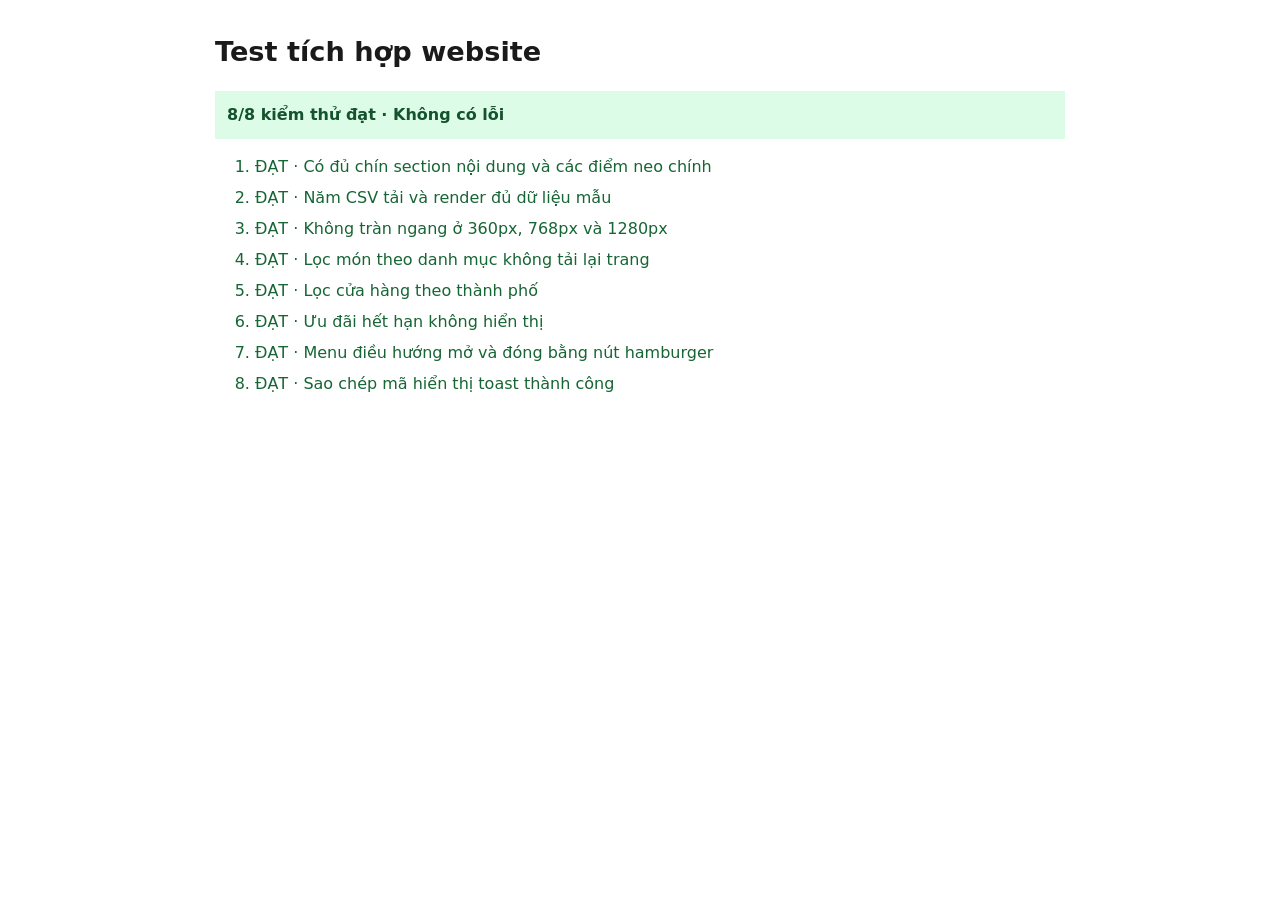
<file: tests/site-tests.html>
<!doctype html>
<html lang="vi">
<head>
  <meta charset="utf-8">
  <meta name="viewport" content="width=device-width, initial-scale=1">
  <title>Kiểm thử website | KFC</title>
  <style>
    body { max-width: 850px; margin: 32px auto; padding: 0 16px; color: #1a1a1a; font: 16px/1.5 system-ui, sans-serif; }
    h1 { font-size: 1.7rem; }
    #summary { padding: 12px; background: #eee; font-weight: 700; }
    #summary[data-failed="true"] { background: #ffe4e6; color: #9f1239; }
    #summary[data-failed="false"] { background: #dcfce7; color: #14532d; }
    li { margin: 7px 0; }
    .fail { color: #b91c1c; }
    .pass { color: #166534; }
    #site-frame { position: absolute; top: 0; left: -1400px; width: 1200px; height: 1800px; border: 0; }
  </style>
</head>
<body>
  <main>
    <h1>Test tích hợp website</h1>
    <p id="summary" role="status">Đang tải website mẫu…</p>
    <ol id="results"></ol>
    <iframe id="site-frame" src="../index.html" title="Website để kiểm thử" tabindex="-1"></iframe>
  </main>
  <script type="module">
    const cases = [];
    const results = document.querySelector("#results");
    const frame = document.querySelector("#site-frame");
    function test(name, callback) { cases.push({ name, callback }); }
    function equal(actual, expected, message = "Giá trị không khớp") {
      if (!Object.is(actual, expected)) throw new Error(`${message}: nhận ${String(actual)}, cần ${String(expected)}`);
    }

    await new Promise((resolve, reject) => {
      const timeout = setTimeout(() => reject(new Error("Website không tải xong trong 8 giây.")), 8000);
      frame.addEventListener("load", () => { clearTimeout(timeout); resolve(); }, { once: true });
    });
    const site = frame.contentWindow;
    const page = frame.contentDocument;
    await new Promise((resolve, reject) => {
      const deadline = Date.now() + 8000;
      const checkData = () => {
        if (!page.querySelector("[aria-busy='true']")) return resolve();
        if (Date.now() >= deadline) return reject(new Error("CSV vẫn đang tải sau 8 giây."));
        setTimeout(checkData, 25);
      };
      checkData();
    });

    test("Có đủ chín section nội dung và các điểm neo chính", () => {
      equal(page.querySelectorAll("main > section").length, 9);
      for (const id of ["hero", "bestsellers", "menu", "combos", "promos", "why", "reviews", "stores", "cta"]) {
        equal(Boolean(page.getElementById(id)), true, `Thiếu #${id}`);
      }
    });
    test("Năm CSV tải và render đủ dữ liệu mẫu", () => {
      equal(page.querySelectorAll("#bestseller-list .card").length, 3);
      equal(page.querySelectorAll("#menu-grid .card").length, 9);
      equal(page.querySelectorAll("#combo-list .card").length, 3);
      equal(page.querySelectorAll("#promo-list .promo").length, 2);
      equal(page.querySelectorAll("#review-list .review").length, 3);
      equal(page.querySelectorAll("#store-list .store").length, 3);
    });
    test("Không tràn ngang ở 360px, 768px và 1280px", async () => {
      const originalWidth = frame.style.width;
      for (const width of [360, 768, 1280]) {
        frame.style.width = `${width}px`;
        await new Promise((resolve) => setTimeout(resolve, 50));
        equal(site.innerWidth, width, `Viewport ${width}px`);
        if (page.documentElement.scrollWidth > page.documentElement.clientWidth) {
          throw new Error(`Nội dung tràn ngang tại ${width}px (${page.documentElement.scrollWidth}px).`);
        }
      }
      frame.style.width = originalWidth;
    });
    test("Lọc món theo danh mục không tải lại trang", () => {
      page.querySelector("#menu-chips [data-category='ga-ran']").click();
      equal(page.querySelectorAll("#menu-grid .card").length, 3);
      equal(page.querySelector("#menu-chips [data-category='ga-ran']").getAttribute("aria-pressed"), "true");
      page.querySelector("#menu-chips [data-category='all']").click();
      equal(page.querySelectorAll("#menu-grid .card").length, 9);
    });
    test("Lọc cửa hàng theo thành phố", () => {
      const filter = page.querySelector("#store-filter");
      filter.value = "TP.HCM";
      filter.dispatchEvent(new site.Event("change", { bubbles: true }));
      equal(page.querySelectorAll("#store-list .store").length, 2);
      filter.value = "all";
      filter.dispatchEvent(new site.Event("change", { bubbles: true }));
      equal(page.querySelectorAll("#store-list .store").length, 3);
    });
    test("Ưu đãi hết hạn không hiển thị", () => equal(page.querySelector("#promo-list").textContent.includes("OLDCODE"), false));
    test("Menu điều hướng mở và đóng bằng nút hamburger", () => {
      const toggle = page.querySelector("#nav-toggle");
      const nav = page.querySelector("#nav-menu");
      toggle.click();
      equal(toggle.getAttribute("aria-expanded"), "true");
      equal(nav.classList.contains("is-open"), true);
      nav.querySelector("a[href='#menu']").click();
      equal(toggle.getAttribute("aria-expanded"), "false");
      equal(nav.classList.contains("is-open"), false);
    });
    test("Sao chép mã hiển thị toast thành công", async () => {
      const copied = [];
      Object.defineProperty(site.navigator, "clipboard", {
        configurable: true,
        value: { writeText: async (code) => copied.push(code) }
      });
      page.querySelector("#promo-list .promo__copy").click();
      await new Promise((resolve) => setTimeout(resolve, 0));
      equal(copied[0], "HELLO20");
      equal(page.querySelector("#toast").textContent, "Đã sao chép mã");
    });

    const outcomes = [];
    for (const item of cases) {
      try { await item.callback(); outcomes.push({ name: item.name, passed: true }); }
      catch (error) { outcomes.push({ name: item.name, passed: false, error: error.message }); }
    }
    for (const outcome of outcomes) {
      const result = document.createElement("li");
      result.className = outcome.passed ? "pass" : "fail";
      result.textContent = outcome.passed ? `ĐẠT · ${outcome.name}` : `LỖI · ${outcome.name}: ${outcome.error}`;
      results.append(result);
    }
    const failed = outcomes.filter((outcome) => !outcome.passed).length;
    const summary = document.querySelector("#summary");
    summary.dataset.failed = String(failed > 0);
    summary.textContent = `${outcomes.length - failed}/${outcomes.length} kiểm thử đạt${failed ? ` · ${failed} lỗi` : " · Không có lỗi"}`;
    document.title = failed ? "CÓ LỖI · Test website" : "ĐẠT · Test website";
  </script>
</body>
</html>
</file>
<file: css/style.css>
:root {
  --red: #e4002b;
  --red-dark: #b30022;
  --ink: #1a1a1a;
  --cream: #fff6ec;
  --white: #fff;
  --gold: #ffb81c;
  --gray: #6b6b6b;
  --line: #eadfd3;
  --space-1: 4px;
  --space-2: 8px;
  --space-3: 16px;
  --space-4: 24px;
  --space-5: 40px;
  --space-6: 64px;
  font-family: system-ui, -apple-system, "Segoe UI", Roboto, Arial, sans-serif;
  color: var(--ink);
  background: var(--cream);
  font-synthesis: none;
  text-rendering: optimizeLegibility;
  scroll-behavior: smooth;
  scroll-padding-top: 82px;
}

* { box-sizing: border-box; }
body { min-width: 320px; margin: 0; background: var(--white); font-size: 1rem; line-height: 1.6; }
img { display: block; max-width: 100%; }
button, select { font: inherit; }
a { color: inherit; }
:focus-visible { outline: 3px solid #166534; outline-offset: 3px; }
.container { width: min(1100px, calc(100% - 32px)); margin-inline: auto; }

.site-header {
  position: sticky;
  z-index: 20;
  top: 0;
  display: flex;
  min-height: 72px;
  align-items: center;
  justify-content: space-between;
  gap: 20px;
  padding: 10px max(16px, calc((100% - 1100px) / 2));
  border-bottom: 1px solid rgba(234, 223, 211, .8);
  background: rgba(255, 255, 255, .97);
}
.wordmark { color: var(--red); font-size: 1.6rem; font-weight: 950; line-height: 1; text-decoration: none; }
.wordmark span { color: var(--ink); }
.site-nav { display: flex; align-items: center; gap: clamp(14px, 2.3vw, 30px); }
.site-nav > a:not(.btn) { font-size: .86rem; font-weight: 700; text-decoration: none; }
.site-nav > a:not(.btn):hover { color: var(--red); }
.btn {
  display: inline-flex;
  min-height: 46px;
  align-items: center;
  justify-content: center;
  gap: 10px;
  padding: 10px 20px;
  border: 1px solid transparent;
  border-radius: 999px;
  font-size: .88rem;
  font-weight: 800;
  line-height: 1.2;
  text-decoration: none;
  transition: background-color .18s ease, color .18s ease, transform .18s ease;
}
.btn:hover { transform: translateY(-2px); }
.btn--primary { background: var(--red); color: var(--white); }
.btn--primary:hover { background: var(--red-dark); }
.btn--light { background: var(--white); color: var(--red-dark); }
.btn--light:hover { background: var(--gold); color: var(--ink); }
.btn--outline-light { border-color: rgba(255,255,255,.75); color: var(--white); }
.btn--outline-light:hover { background: rgba(255,255,255,.14); }
.nav-cta { min-height: 42px; padding-inline: 17px; }
.nav-toggle { display: none; }

.hero {
  position: relative;
  display: grid;
  min-height: 530px;
  grid-template-columns: minmax(0, 1fr) minmax(300px, .92fr);
  align-items: center;
  overflow: hidden;
  padding: 55px max(24px, calc((100% - 1100px) / 2)) 68px;
  background:
    radial-gradient(ellipse at 82% 50%, rgba(255,184,28,.2) 0 17%, transparent 17.4%),
    var(--red);
  color: var(--white);
}
.hero::before, .hero::after { position: absolute; z-index: 0; width: 440px; height: 440px; border: 1px solid rgba(255,255,255,.14); border-radius: 50%; content: ""; }
.hero::before { top: -300px; left: 36%; }
.hero::after { right: -260px; bottom: -340px; width: 550px; height: 550px; }
.hero__content, .hero__visual { position: relative; z-index: 1; }
.eyebrow { margin: 0 0 10px; color: var(--red-dark); font-size: .7rem; font-weight: 900; letter-spacing: .12em; line-height: 1.3; }
.eyebrow--light { color: var(--gold); }
.hero h1 { margin: 0; font-size: clamp(2.6rem, 6vw, 4.55rem); font-weight: 950; line-height: .98; }
.hero h1 span { color: var(--gold); }
.hero__description { max-width: 440px; margin: 20px 0 24px; color: rgba(255,255,255,.9); font-size: 1.08rem; line-height: 1.55; }
.hero__actions { display: flex; flex-wrap: wrap; gap: 12px; }
.hero__disclaimer { margin: 18px 0 0; color: rgba(255,255,255,.78); font-size: .73rem; }
.hero__visual { min-height: 320px; }
.hero__chicken { position: absolute; top: 42px; right: 12%; width: min(62%, 250px); filter: drop-shadow(0 16px 13px rgba(50, 0, 0, .22)); transform: rotate(-12deg); }
.hero__fries { position: absolute; right: 3%; bottom: 8px; width: 33%; max-width: 145px; filter: drop-shadow(0 12px 10px rgba(50, 0, 0, .2)); transform: rotate(9deg); }
.hero__burst { position: absolute; z-index: 2; top: 26px; right: 8%; display: grid; width: 80px; height: 80px; place-content: center; transform: rotate(10deg); background: var(--gold); color: var(--ink); font-size: .83rem; font-weight: 950; line-height: 1.1; text-align: center; clip-path: polygon(50% 0,60% 17%,78% 6%,78% 27%,99% 25%,88% 44%,100% 57%,79% 63%,88% 84%,66% 80%,57% 100%,45% 82%,26% 95%,23% 73%,1% 72%,13% 52%,0 36%,22% 31%,18% 9%,40% 17%); }
.hero__spark { position: absolute; color: var(--gold); font-size: 2rem; }
.hero__spark--one { top: 5px; left: 14%; }
.hero__spark--two { right: 4%; bottom: 45%; font-size: 1.4rem; }
.hero__scroll { position: absolute; bottom: 18px; left: max(24px, calc((100% - 1100px) / 2)); display: flex; align-items: center; gap: 8px; color: rgba(255,255,255,.8); font-size: .7rem; text-decoration: none; }
.hero__scroll span { color: var(--gold); font-size: 1.1rem; }

.section { padding: 76px 0; }
.section--cream { background: var(--cream); }
.section--white { background: var(--white); }
.section--red { background: var(--red); color: var(--white); }
.section--ink { background: var(--ink); color: var(--white); }
.section-heading { display: flex; align-items: end; justify-content: space-between; gap: 24px; margin-bottom: 28px; }
.section-heading h2, .why-heading h2, .final-cta h2 { margin: 0; font-size: clamp(1.7rem, 4vw, 2.45rem); font-weight: 900; line-height: 1.12; }
.section-intro { max-width: 350px; margin: 0 0 4px; color: var(--gray); font-size: .9rem; line-height: 1.55; }
.section-heading--light .section-intro { color: rgba(255,255,255,.82); }
.text-link { flex: 0 0 auto; color: var(--red-dark); font-size: .82rem; font-weight: 800; text-decoration: none; }
.text-link span { margin-left: 5px; }
.card-grid { display: grid; grid-template-columns: repeat(auto-fill, minmax(220px, 1fr)); gap: 18px; }
.card-grid--featured { grid-template-columns: repeat(auto-fill, minmax(225px, 1fr)); }
.card { position: relative; display: flex; min-width: 0; flex-direction: column; overflow: hidden; border: 1px solid var(--line); border-radius: 12px; background: var(--white); box-shadow: 0 4px 14px rgba(0,0,0,.06); transition: transform .2s ease, box-shadow .2s ease; }
.card:hover { transform: translateY(-4px); box-shadow: 0 9px 22px rgba(0,0,0,.1); }
.card__art { display: grid; min-height: 150px; place-items: center; overflow: hidden; background: #fff0e8; }
.card__art img { width: 132px; height: 128px; object-fit: contain; }
.card__emoji { display: grid; width: 100%; min-height: 150px; place-items: center; font-size: 4rem; }
.card__body { display: flex; flex: 1; flex-direction: column; padding: 16px; }
.card__meta { display: flex; align-items: center; justify-content: space-between; gap: 8px; min-height: 22px; margin-bottom: 7px; }
.card__category { color: var(--gray); font-size: .68rem; font-weight: 750; }
.badge { display: inline-flex; min-height: 22px; align-items: center; padding: 3px 8px; border-radius: 8px; background: var(--gold); color: #382600; font-size: .64rem; font-weight: 850; }
.card h3 { margin: 0 0 5px; font-size: 1.04rem; font-weight: 800; line-height: 1.35; }
.card__description { display: -webkit-box; min-height: 44px; margin: 0; overflow: hidden; color: var(--gray); font-size: .78rem; line-height: 1.45; -webkit-box-orient: vertical; -webkit-line-clamp: 2; }
.card__price { margin: auto 0 0; padding-top: 15px; color: var(--red-dark); font-size: 1.1rem; font-weight: 900; }
.card--combo .card__art { background: #fff0e8; }
.card--combo .card__art img { width: 150px; }
.card__items { min-height: 50px; margin: 8px 0 0; color: var(--gray); font-size: .78rem; line-height: 1.5; }
.card__price-line { display: flex; align-items: baseline; gap: 8px; margin-top: auto; padding-top: 14px; }
.card__price-line strong { color: var(--red-dark); font-size: 1.15rem; }
.card__price-line del { color: var(--gray); font-size: .77rem; }
.card__saving { margin: 4px 0 0; color: #55504a; font-size: .7rem; }
.loading-note, .empty-note, .data-error { grid-column: 1 / -1; margin: 0; padding: 16px 0; color: var(--gray); font-size: .88rem; }
.loading-note::before { display: inline-block; width: 11px; height: 11px; margin-right: 9px; border-radius: 50%; background: #ded8d2; content: ""; animation: pulse 1s ease-in-out infinite alternate; }
.loading-note--light { color: rgba(255,255,255,.85); }
.data-error { padding: 14px; border-left: 3px solid var(--red); background: #fff; color: var(--ink); }
.section--red .data-error { border-color: var(--gold); }
@keyframes pulse { to { opacity: .35; } }

.chip-list { display: flex; flex-wrap: wrap; gap: 9px; margin: 0 0 24px; }
.chip { min-height: 42px; padding: 8px 17px; border: 1px solid #cfc4b9; border-radius: 999px; background: var(--white); color: var(--ink); font-size: .8rem; font-weight: 750; }
.chip:hover { border-color: var(--red); color: var(--red-dark); }
.chip[aria-pressed="true"] { border-color: var(--red); background: var(--red); color: var(--white); }

.promo-grid { display: grid; grid-template-columns: repeat(auto-fill, minmax(240px, 1fr)); gap: 16px; }
.promo { position: relative; display: flex; min-height: 190px; flex-direction: column; padding: 19px; border: 1px dashed #bb8e75; border-radius: 10px; background: var(--white); }
.promo::before, .promo::after { position: absolute; top: 50%; width: 13px; height: 26px; transform: translateY(-50%); border: 1px solid #bb8e75; border-radius: 0 20px 20px 0; background: var(--cream); content: ""; }
.promo::before { left: -1px; border-left: 0; }
.promo::after { right: -1px; transform: translateY(-50%) rotate(180deg); }
.promo h3 { margin: 0 0 5px; font-size: 1.02rem; line-height: 1.35; }
.promo p { margin: 0 0 12px; color: var(--gray); font-size: .78rem; line-height: 1.5; }
.promo__date { margin-top: auto !important; color: #514a43 !important; font-size: .7rem !important; }
.promo__code-row { display: flex; align-items: center; justify-content: space-between; gap: 10px; margin-top: 2px; padding-top: 11px; border-top: 1px dashed var(--line); }
.promo__code { color: var(--red-dark); font-size: .95rem; font-weight: 950; letter-spacing: .06em; }
.promo__copy { min-height: 38px; padding: 7px 12px; border: 1px solid var(--red-dark); border-radius: 999px; background: var(--white); color: var(--red-dark); font-size: .72rem; font-weight: 800; }
.promo__copy:hover { background: var(--red); color: var(--white); }

.why-layout { display: grid; grid-template-columns: .8fr 1.2fr; gap: 75px; align-items: start; }
.why-heading h2 { font-size: clamp(2rem, 4vw, 3rem); }
.why-heading h2 span { color: var(--gold); }
.why-heading > p:last-child { max-width: 340px; margin: 18px 0 0; color: rgba(255,255,255,.74); font-size: .9rem; }
.reason-list { border-top: 1px solid rgba(255,255,255,.2); }
.reason { display: grid; grid-template-columns: 35px 1fr auto; gap: 16px; align-items: start; padding: 21px 0; border-bottom: 1px solid rgba(255,255,255,.2); }
.reason > span { padding-top: 4px; color: var(--gold); font-size: .7rem; font-weight: 900; }
.reason h3 { margin: 0 0 3px; font-size: 1rem; }
.reason p { margin: 0; color: rgba(255,255,255,.72); font-size: .8rem; }
.reason b { color: var(--gold); font-size: 1.35rem; }

.review-grid { display: grid; grid-template-columns: repeat(auto-fill, minmax(240px, 1fr)); gap: 16px; }
.review { min-height: 170px; padding: 19px; border-top: 3px solid var(--gold); background: var(--cream); }
.review__stars { margin: 0 0 11px; color: #835800; font-size: .9rem; letter-spacing: .08em; }
.review__comment { min-height: 48px; margin: 0 0 17px; font-size: .9rem; font-weight: 650; line-height: 1.5; }
.review__name { margin: 0; color: var(--gray); font-size: .75rem; font-weight: 750; }

.store-filter { display: grid; gap: 4px; color: var(--gray); font-size: .73rem; font-weight: 750; }
.store-filter select { min-width: 180px; min-height: 43px; padding: 7px 32px 7px 11px; border: 1px solid #cfc4b9; border-radius: 5px; background: var(--white); color: var(--ink); font-size: .8rem; }
.store-grid { display: grid; grid-template-columns: repeat(auto-fill, minmax(250px, 1fr)); gap: 15px; }
.store { padding: 17px; border: 1px solid var(--line); border-left: 3px solid var(--red); background: var(--white); }
.store h3 { margin: 0 0 8px; font-size: .96rem; }
.store p { margin: 4px 0; color: var(--gray); font-size: .78rem; line-height: 1.5; }
.store a { display: inline-block; margin-top: 8px; color: var(--red-dark); font-size: .77rem; font-weight: 800; text-decoration: none; }

.final-cta { padding: 50px 0; background: var(--red); color: var(--white); }
.final-cta__inner { display: flex; align-items: center; justify-content: space-between; gap: 28px; }
.final-cta h2 { font-size: clamp(1.9rem, 4vw, 2.6rem); }
.final-cta__inner > div:first-child > p:last-child { margin: 8px 0 0; color: rgba(255,255,255,.84); font-size: .88rem; }
.final-cta__actions { display: flex; align-items: center; flex-wrap: wrap; justify-content: flex-end; gap: 16px; }
.phone-link { color: var(--white); font-size: .83rem; font-weight: 750; text-decoration: none; }
.phone-link small { display: block; color: rgba(255,255,255,.78); font-size: .68rem; font-weight: 500; }
.site-footer { display: flex; min-height: 78px; align-items: center; justify-content: space-between; gap: 18px; padding: 18px max(16px, calc((100% - 1100px) / 2)); background: var(--ink); color: var(--white); }
.site-footer .wordmark { font-size: 1.25rem; }
.site-footer p { margin: 0; color: rgba(255,255,255,.78); font-size: .73rem; }
.site-footer > a:last-child { color: var(--gold); font-size: .75rem; font-weight: 750; text-decoration: none; }
.toast { position: fixed; z-index: 50; right: 18px; bottom: 18px; max-width: min(360px, calc(100% - 36px)); padding: 12px 17px; transform: translateY(15px); border-radius: 6px; background: var(--ink); color: var(--white); font-size: .84rem; opacity: 0; pointer-events: none; transition: opacity .2s ease, transform .2s ease; }
.toast.is-visible { transform: translateY(0); opacity: 1; }
.reveal { transform: translateY(12px); opacity: 0; transition: opacity .4s ease, transform .4s ease; }
.reveal.is-visible { transform: translateY(0); opacity: 1; }

@media (min-width: 1024px) {
  .card-grid { grid-template-columns: repeat(4, minmax(0, 1fr)); }
}

@media (max-width: 760px) {
  .site-header { min-height: 64px; padding-inline: 16px; }
  .nav-toggle { display: grid; width: 44px; height: 44px; place-content: center; gap: 5px; margin-left: auto; border: 1px solid var(--line); border-radius: 50%; background: var(--white); }
  .nav-toggle span { display: block; width: 18px; height: 2px; background: var(--ink); }
  .site-nav { position: absolute; top: calc(100% + 1px); right: 0; left: 0; display: none; align-items: stretch; gap: 0; padding: 8px 16px 16px; border-bottom: 1px solid var(--line); background: var(--white); box-shadow: 0 10px 16px rgba(0,0,0,.08); }
  .site-nav.is-open { display: grid; }
  .site-nav > a:not(.btn) { min-height: 44px; padding: 10px 4px; border-bottom: 1px solid #f0e9e2; }
  .nav-cta { margin-top: 12px; }
  .hero { min-height: 480px; grid-template-columns: minmax(0, 1fr) minmax(190px, .75fr); padding: 48px 24px 62px; }
  .hero__visual { min-height: 270px; }
  .hero__chicken { top: 46px; right: 6%; width: 72%; }
  .hero__fries { right: -2%; bottom: 7px; width: 38%; }
  .hero__burst { top: 21px; right: 2%; width: 65px; height: 65px; font-size: .68rem; }
  .hero__scroll { left: 24px; }
  .section { padding: 58px 0; }
  .why-layout { grid-template-columns: 1fr; gap: 30px; }
}

@media (max-width: 560px) {
  .hero { min-height: 580px; grid-template-columns: 1fr; align-content: start; padding: 42px 20px 62px; }
  .hero h1 { font-size: clamp(2.55rem, 12vw, 3.4rem); }
  .hero__description { max-width: 340px; margin: 15px 0 18px; font-size: .97rem; }
  .hero__visual { width: min(100%, 380px); min-height: 230px; justify-self: center; margin-top: 8px; }
  .hero__chicken { top: 10px; right: 24%; width: 54%; max-width: 215px; }
  .hero__fries { right: 11%; bottom: 0; width: 29%; max-width: 120px; }
  .hero__burst { top: 0; right: 17%; width: 59px; height: 59px; font-size: .62rem; }
  .hero__spark--one { top: 22px; left: 12%; }
  .hero__spark--two { right: 9%; bottom: 39%; }
  .section-heading { align-items: flex-start; flex-direction: column; gap: 10px; margin-bottom: 23px; }
  .section-heading h2 { font-size: 1.8rem; }
  .section-intro { margin: 0; }
  .card-grid, .card-grid--featured { grid-template-columns: repeat(2, minmax(0, 1fr)); gap: 11px; }
  .card__art, .card__emoji { min-height: 112px; }
  .card__art img { width: 100px; height: 100px; }
  .card__emoji { font-size: 3.2rem; }
  .card__body { padding: 12px 11px; }
  .card h3 { font-size: .88rem; }
  .card__description { min-height: 44px; font-size: .72rem; }
  .card__price { font-size: .95rem; }
  .card__price-line { flex-wrap: wrap; gap: 3px 7px; }
  .card__price-line strong { font-size: .95rem; }
  .card__price-line del { font-size: .68rem; }
  .badge { padding-inline: 6px; font-size: .58rem; }
  .promo-grid, .review-grid, .store-grid { grid-template-columns: 1fr; }
  .store-filter { width: 100%; }
  .store-filter select { width: 100%; }
  .final-cta__inner { align-items: flex-start; flex-direction: column; }
  .final-cta__actions { justify-content: flex-start; }
  .site-footer { align-items: flex-start; flex-direction: column; gap: 10px; }
}

@media (prefers-reduced-motion: reduce) {
  :root { scroll-behavior: auto; }
  .btn, .card, .toast, .reveal { transition: none; }
  .loading-note::before { animation: none; }
  .reveal { transform: none; opacity: 1; }
}
</file>
<file: css/payment.css>
:root {
  color-scheme: light;
  --red: #e4002b;
  --red-dark: #b30022;
  --ink: #1a1a1a;
  --cream: #fff6ec;
  --white: #fff;
  --gold: #ffb81c;
  --gray: #6b6b6b;
  --line: #eadfd3;
  --space-1: 4px;
  --space-2: 8px;
  --space-3: 16px;
  --space-4: 24px;
  --space-5: 40px;
  --space-6: 64px;
  font-family: system-ui, -apple-system, "Segoe UI", Roboto, Arial, sans-serif;
  color: var(--ink);
  background: var(--cream);
  font-synthesis: none;
  text-rendering: optimizeLegibility;
}

* { box-sizing: border-box; }

body {
  min-width: 320px;
  min-height: 100vh;
  margin: 0;
  background:
    linear-gradient(90deg, transparent 0 49.9%, rgba(179, 0, 34, .035) 50%, transparent 50.1%),
    var(--cream);
}

button, input, textarea { font: inherit; }
button { cursor: pointer; }
a { color: inherit; }

:focus-visible {
  outline: 3px solid #166534;
  outline-offset: 3px;
}

.topbar {
  min-height: 68px;
  padding: 0 20px;
  display: flex;
  align-items: center;
  gap: 20px;
  border-bottom: 1px solid var(--line);
  background: var(--white);
}

.wordmark {
  color: var(--red);
  font-size: 1.35rem;
  font-weight: 900;
  text-decoration: none;
}

.wordmark span { color: var(--ink); }
.topbar__label { margin: 0; font-size: .9rem; font-weight: 700; }
.topbar__label span { color: var(--red); }
.topbar__secure {
  margin: 0 0 0 auto;
  padding: 7px 10px;
  border: 1px solid var(--line);
  border-radius: 4px;
  color: var(--gray);
  font-size: .67rem;
  font-weight: 800;
  letter-spacing: .06em;
}

.checkout {
  width: min(1120px, calc(100% - 40px));
  margin: 0 auto;
  padding: 48px 0 72px;
}

.checkout__heading {
  display: flex;
  align-items: end;
  justify-content: space-between;
  gap: 30px;
  margin-bottom: 36px;
}

.eyebrow {
  margin: 0 0 9px;
  color: var(--red-dark);
  font-size: .7rem;
  font-weight: 850;
  letter-spacing: .12em;
}

h1, h2, p { margin-top: 0; }
h1 {
  margin-bottom: 0;
  font-size: clamp(2.4rem, 6vw, 4.15rem);
  font-weight: 900;
  line-height: .98;
}
h1 span { color: var(--red); }
.checkout__intro {
  max-width: 300px;
  margin: 0 0 5px;
  color: var(--gray);
  font-size: .95rem;
  line-height: 1.6;
}

.checkout__layout {
  display: grid;
  grid-template-columns: minmax(0, 1.45fr) minmax(290px, .8fr);
  align-items: start;
  gap: 52px;
}

.checkout-form { min-width: 0; }
.form-section { padding: 27px 0 31px; border-top: 1px solid var(--line); }
.section-heading { display: flex; gap: 14px; align-items: flex-start; margin-bottom: 23px; }
.section-heading__number { color: var(--red); font-size: .78rem; font-weight: 900; padding-top: 4px; }
.section-heading h2, .order-panel h2 { margin: 0 0 5px; font-size: 1.12rem; font-weight: 800; }
.section-heading p { margin: 0; color: var(--gray); font-size: .84rem; line-height: 1.5; }

.field-grid { display: grid; grid-template-columns: repeat(2, minmax(0, 1fr)); gap: 17px 14px; }
.field { min-width: 0; }
.field--wide { grid-column: 1 / -1; }
.field label { display: flex; align-items: baseline; gap: 8px; margin-bottom: 7px; font-size: .83rem; font-weight: 750; }
.label-optional { color: var(--gray); font-size: .72rem; font-weight: 500; }
.field input, .field textarea {
  display: block;
  width: 100%;
  min-height: 47px;
  padding: 11px 12px;
  border: 1px solid #cfc4b9;
  border-radius: 4px;
  background: var(--white);
  color: var(--ink);
  font-size: .92rem;
}
.field textarea { min-height: 83px; resize: vertical; }
.field input::placeholder, .field textarea::placeholder { color: #77716c; }
.field input[aria-invalid="true"], .field textarea[aria-invalid="true"] { border-color: var(--red-dark); }
.field__hint, .field__error { display: block; margin-top: 5px; font-size: .75rem; line-height: 1.45; }
.field__hint { color: var(--gray); }
.field__error { color: var(--red-dark); font-weight: 650; }

.payment-options { display: grid; gap: 9px; margin: 0; padding: 0; border: 0; }
.payment-option {
  position: relative;
  display: flex;
  min-height: 66px;
  align-items: center;
  gap: 12px;
  padding: 10px 13px;
  border: 1px solid var(--line);
  border-radius: 4px;
  background: var(--white);
  cursor: pointer;
}
.payment-option:has(input:checked) { border-color: var(--red); box-shadow: inset 3px 0 var(--red); }
.payment-option input { position: absolute; width: 1px; height: 1px; opacity: 0; }
.payment-option:has(input:focus-visible) { outline: 3px solid #166534; outline-offset: 2px; }
.payment-option__mark {
  display: grid;
  width: 36px;
  height: 36px;
  flex: 0 0 auto;
  place-items: center;
  border-radius: 50%;
  background: #ffe6eb;
  color: var(--red-dark);
  font-size: 1rem;
  font-weight: 900;
}
.payment-option__mark--dark { background: #ededeb; color: var(--ink); }
.payment-option__mark--gold { background: #fff1ce; color: #684500; }
.payment-option__copy { display: grid; gap: 2px; }
.payment-option__copy strong { font-size: .85rem; }
.payment-option__copy small { color: var(--gray); font-size: .74rem; line-height: 1.35; }
.payment-option__radio { width: 17px; height: 17px; flex: 0 0 auto; margin-left: auto; border: 1.5px solid #8e8780; border-radius: 50%; }
.payment-option:has(input:checked) .payment-option__radio { border: 5px solid var(--red); }
.payment-options__error { margin-top: 7px; }
.payment-disclaimer { min-height: 38px; margin: 12px 0 0; padding: 10px 12px; border-left: 3px solid var(--gold); background: #fffaf0; color: #4a4030; font-size: .78rem; line-height: 1.45; }

.button {
  display: inline-flex;
  min-height: 48px;
  align-items: center;
  justify-content: center;
  gap: 12px;
  padding: 10px 17px;
  border: 1px solid transparent;
  border-radius: 4px;
  font-size: .88rem;
  font-weight: 800;
  text-decoration: none;
}
.button--primary { background: var(--red); color: var(--white); }
.button--primary:hover { background: var(--red-dark); }
.button--secondary { border-color: var(--ink); background: transparent; color: var(--ink); }
.button--secondary:hover { background: var(--ink); color: var(--white); }
.checkout-submit { width: 100%; margin-top: 7px; }
.checkout-submit span { font-size: 1.15rem; }
.form-footnote { margin: 11px 0 0; color: var(--gray); font-size: .73rem; line-height: 1.5; text-align: center; }

.order-panel {
  position: sticky;
  top: 20px;
  padding: 22px 20px 19px;
  border: 1px solid var(--line);
  border-top: 4px solid var(--red);
  background: var(--white);
}
.order-panel__topline { display: flex; justify-content: space-between; align-items: flex-start; }
.order-panel h2 { font-size: 1.25rem; }
.sample-tag { padding: 5px 7px; background: var(--gold); color: #342400; font-size: .62rem; font-weight: 900; }
.order-items { display: grid; gap: 17px; margin: 22px 0 20px; padding: 0; list-style: none; }
.order-item { display: flex; justify-content: space-between; align-items: flex-start; gap: 12px; }
.order-item__copy { display: grid; gap: 4px; min-width: 0; }
.order-item__name { font-size: .84rem; font-weight: 750; line-height: 1.4; }
.order-item__quantity { color: var(--gray); font-size: .73rem; }
.order-item__price { flex: 0 0 auto; font-size: .8rem; }
.order-totals { display: grid; gap: 11px; padding-top: 17px; border-top: 1px dashed #cfc4b9; }
.order-totals > div { display: flex; align-items: baseline; justify-content: space-between; gap: 12px; font-size: .82rem; }
.order-totals > div > span { color: var(--gray); }
.order-totals > div > strong { white-space: nowrap; }
.order-totals small { font-size: .68rem; }
.order-totals__grand { margin-top: 5px; padding-top: 13px; border-top: 1px solid var(--line); }
.order-totals__grand > span { color: var(--ink) !important; font-weight: 800; }
.order-totals__grand > strong { color: var(--red); font-size: 1.18rem; }
.order-panel__note { display: flex; gap: 9px; margin-top: 18px; padding: 11px 10px; background: var(--cream); }
.order-panel__note > span { display: grid; width: 17px; height: 17px; flex: 0 0 auto; place-items: center; border: 1px solid var(--gray); border-radius: 50%; color: var(--gray); font-size: .65rem; font-weight: 800; }
.order-panel__note p { margin: 0; color: #514a43; font-size: .72rem; line-height: 1.5; }

.confirmation {
  display: grid;
  grid-template-columns: auto 1fr auto;
  align-items: center;
  gap: 16px;
  margin-top: 30px;
  padding: 20px;
  border: 1px solid #b5cbb7;
  background: #f2f8f2;
}
.confirmation[hidden] { display: none; }
.confirmation__icon { display: grid; width: 38px; height: 38px; place-items: center; border-radius: 50%; background: #d7ead8; color: #14532d; font-weight: 900; }
.confirmation h2 { margin-bottom: 5px; font-size: 1.12rem; }
.confirmation h2 span { color: var(--red-dark); }
.confirmation p { margin-bottom: 5px; color: #3d4c40; font-size: .8rem; line-height: 1.5; }
.confirmation .eyebrow { color: #14532d; }
.confirmation .confirmation__notice { margin: 0; font-weight: 750; }

.site-footer {
  display: flex;
  justify-content: space-between;
  gap: 15px;
  padding: 20px max(20px, calc((100% - 1120px) / 2));
  border-top: 1px solid var(--line);
  background: var(--white);
  color: var(--gray);
  font-size: .75rem;
}
.site-footer span { flex: 0 0 auto; color: var(--ink); font-weight: 800; }
.site-footer span span { color: var(--red); }
.site-footer p { margin: 0; text-align: right; }
.visually-hidden { position: absolute; width: 1px; height: 1px; overflow: hidden; clip: rect(0, 0, 0, 0); white-space: nowrap; clip-path: inset(50%); }

@media (max-width: 760px) {
  .checkout { width: min(100% - 32px, 560px); padding: 34px 0 48px; }
  .checkout__heading { align-items: flex-start; flex-direction: column; gap: 13px; margin-bottom: 28px; }
  .checkout__intro { max-width: 390px; }
  .checkout__layout { grid-template-columns: minmax(0, 1fr); gap: 26px; }
  .order-panel { position: static; grid-row: 1; }
  .confirmation { grid-template-columns: auto 1fr; }
  .confirmation .button { grid-column: 1 / -1; }
}

@media (max-width: 420px) {
  .topbar { min-height: 60px; padding: 0 16px; gap: 12px; }
  .topbar__label { font-size: .78rem; }
  .topbar__secure { padding: 6px; font-size: .57rem; }
  .checkout { width: calc(100% - 28px); }
  .field-grid { grid-template-columns: minmax(0, 1fr); }
  .field--wide { grid-column: auto; }
  .order-panel { padding: 18px 15px; }
  .site-footer { flex-direction: column; padding: 17px 14px; }
  .site-footer p { text-align: left; }
}

@media (prefers-reduced-motion: reduce) {
  *, *::before, *::after { scroll-behavior: auto !important; animation-duration: .01ms !important; animation-iteration-count: 1 !important; transition-duration: .01ms !important; }
}
</file>
